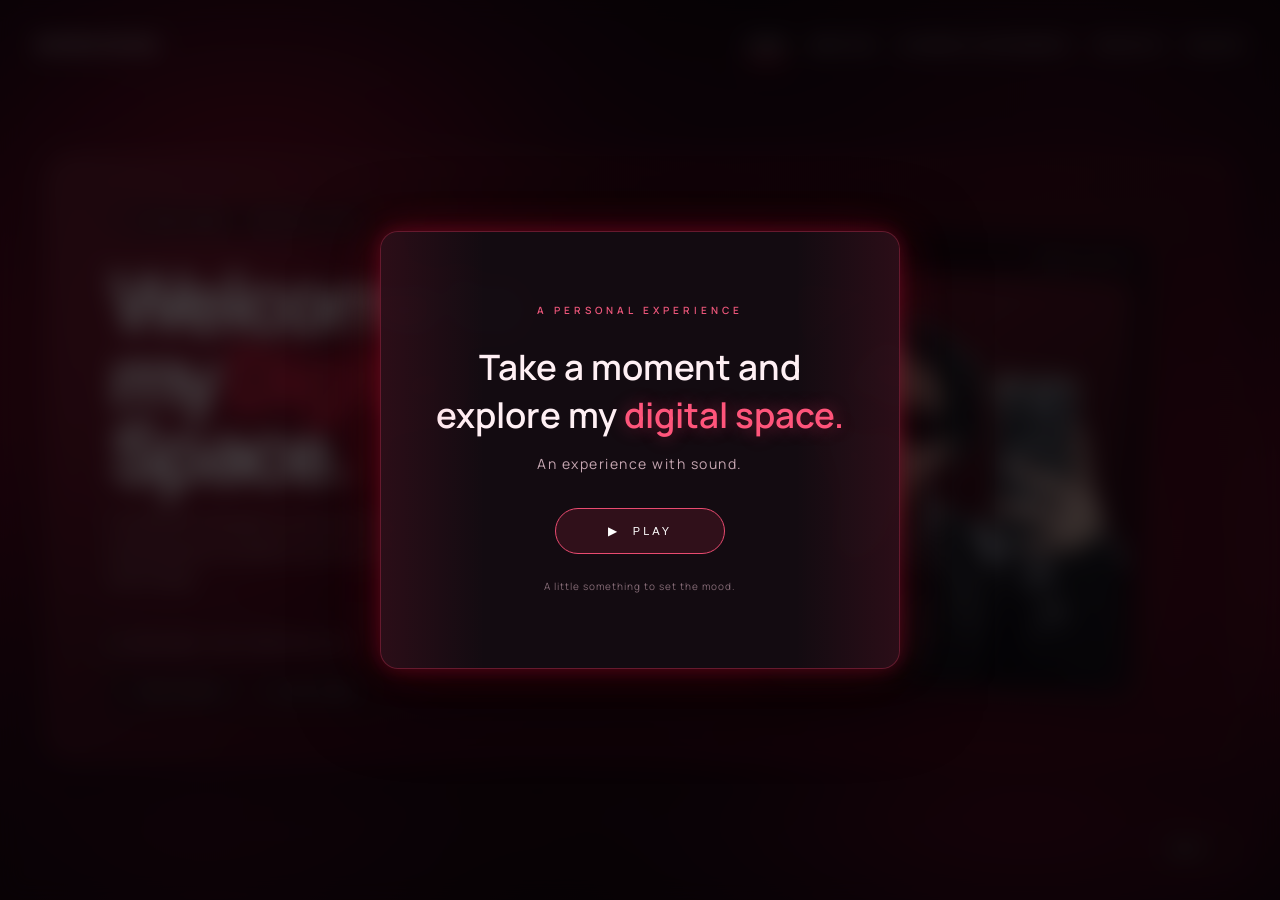
<file: index.html>
<!doctype html>
<html lang="en">
<head>
  <meta charset="UTF-8" />
  <meta name="viewport" content="width=device-width, initial-scale=1.0" />
  <title>Sheyda Palpal | Portfolio</title>
  <link rel="stylesheet" href="styles.css" />

  <style>
    html, body {
      width: 100%;
      height: 100%;
      margin: 0;
      overflow: hidden;
    }

    #portfolioFrame {
      position: fixed;
      inset: 0;
      width: 100%;
      height: 100%;
      border: 0;
      z-index: 1;
      background: transparent;
    }

    #welcomeOverlay {
      z-index: 9999;
    }
  </style>
</head>

<body>

  <iframe
    id="portfolioFrame"
    name="portfolioFrame"
    src="home.html"
    title="Sheyda Palpal Portfolio">
  </iframe>

  <div class="welcome-overlay" id="welcomeOverlay">
    <div class="welcome-card">
      <span class="welcome-label">A PERSONAL EXPERIENCE</span>

      <h2>
        Take a moment and<br />
        explore my <span>digital space.</span>
      </h2>

      <p class="welcome-subtitle">An experience with sound.</p>

      <button id="playButton" class="play-button">
        <span class="play-icon">▶</span>
        <span id="playText">PLAY</span>
      </button>

      <p class="welcome-note">A little something to set the mood.</p>
    </div>
  </div>

  <audio id="backgroundMusic" preload="auto" loop>
    <source src="./assets/into-you-x-bye.mp3" type="audio/mpeg" />
  </audio>

  <script>
    const music = document.getElementById("backgroundMusic");
    const overlay = document.getElementById("welcomeOverlay");
    const playButton = document.getElementById("playButton");
    const playText = document.getElementById("playText");

    // Check whether music was already started during this session.
    if (sessionStorage.getItem("musicStarted") === "true") {
      overlay.style.display = "none";
    }

    playButton.addEventListener("click", async () => {
      try {
        if (music.paused) {
          await music.play();
        }

        sessionStorage.setItem("musicStarted", "true");
        overlay.classList.add("closing");

      } catch (error) {
        console.error("Music error:", error);
        playText.textContent = "TRY AGAIN";
      }
    });
  </script>

</body>
</html>
</file>
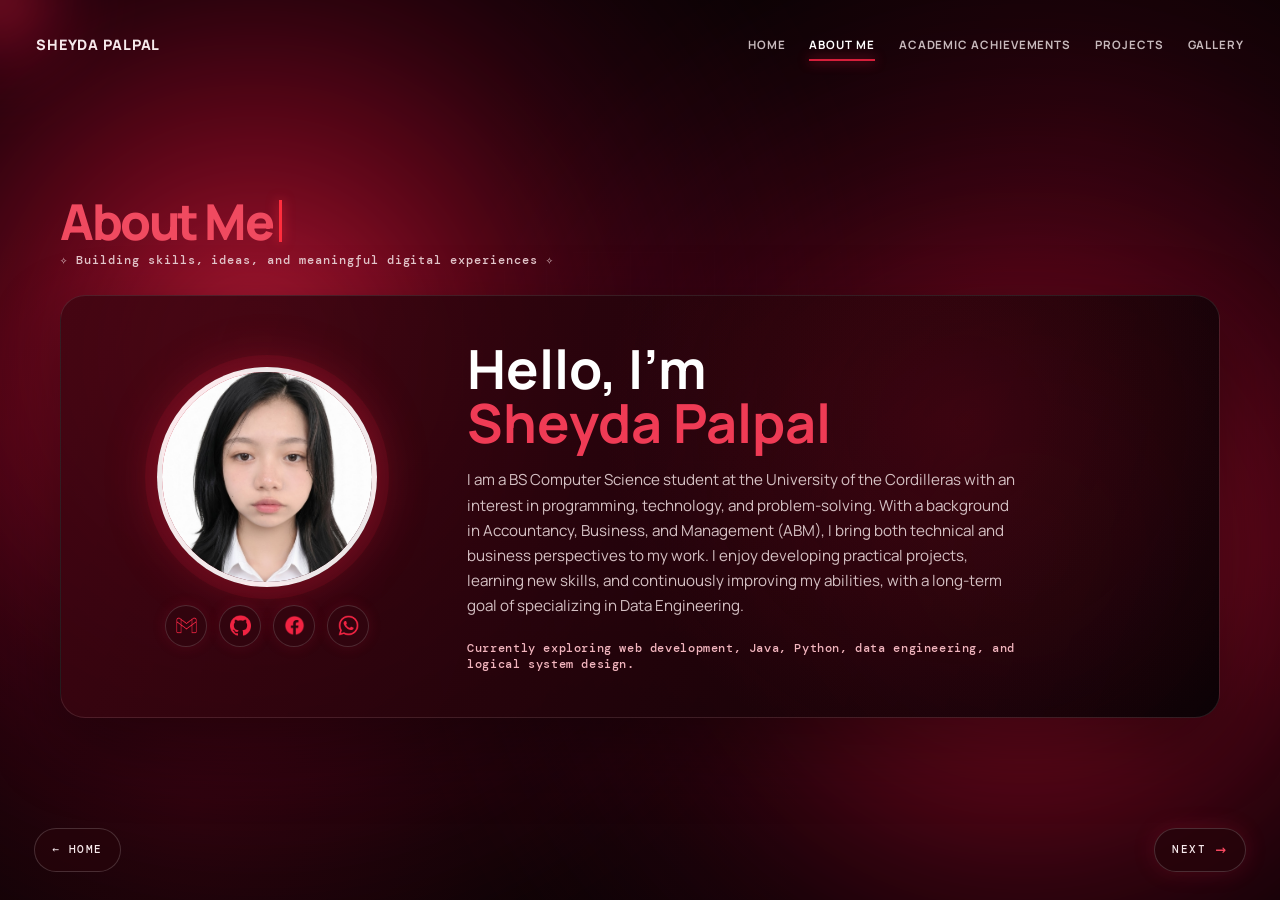
<file: about.html>
<!doctype html>
<html lang="en">
<head>
<meta charset="UTF-8" />
<meta name="viewport" content="width=device-width, initial-scale=1.0" />
<title>About Me | Sheyda Palpal</title>

<link rel="stylesheet" href="styles.css" />
</head><base target="portfolioFrame">
<body>
<div class="ambient-light light-one"></div>
<div class="ambient-light light-two"></div>
<div class="grid-overlay"></div>
<div class="cursor-light"></div>

<header class="site-nav">
    <a class="brand" href="home.html">Sheyda Palpal</a>

    <nav class="nav-links">
    <a href="home.html">Home</a>
    <a class="active" href="about.html">About Me</a>
    <a href="experience.html">Academic Achievements</a>
    <a href="projects.html">Projects</a>
    <a href="gallery.html">Gallery</a>
    </nav>
</header>

<main class="about-page">
    <div>
    <div class="about-heading">
        <h1>About Me</h1>
        <p>✧ Building skills, ideas, and meaningful digital experiences ✧</p>
    </div>

    <section class="about-card">
        <div class="about-copy">
        <h2>Hello, I’m<br /><span>Sheyda Palpal</span></h2>

        <p>
            I am a BS Computer Science student at the University of the Cordilleras with an interest in programming, technology, and problem-solving. With a background in Accountancy, Business, and Management (ABM), I bring both technical and business perspectives to my work. I enjoy developing practical projects, learning new skills, and continuously improving my abilities, with a long-term goal of specializing in Data Engineering.
        </p>

        <p class="quote">
            Currently exploring web development, Java, Python,
            data engineering, and logical system design.
        </p>
        </div>

        <div class="about-side">
<div class="about-image">
    <img src="assets/profile.jpg" alt="Sheyda Palpal" />
</div>

<div class="about-socials">
<a
    href="mailto:palpalsheyda@gmail.com"
    title="Email Me"
    aria-label="Email Me"
>
    <img src="assets/email.png" alt="" />
</a>

<a
    href="https://github.com/sheyda-dotcom"
    target="_blank"
    title="GitHub"
    aria-label="Open GitHub"
>
    <img src="assets/github.png" alt="" />
</a>

<a
    href="https://www.facebook.com/sheyda.08"
    target="_blank"
    title="Facebook"
    aria-label="Open Facebook"
>
    <img src="assets/facebook.png" alt="" />
</a>

<a
    href="https://api.whatsapp.com/send?phone=639560072978"
    target="_blank"
    title="WhatsApp"
    aria-label="Message me on WhatsApp"
>
    <img src="assets/whatsapp.png" alt="" />
</a>
</div>
</div>
    </section>
    </div>
</main>

<a class="previous-page" href="index.html">← Home</a>

<a class="next-page" href="experience.html">
    Next
    <span>→</span>
</a>

<script src="script.js"></script>
</body>
</html>
</file>
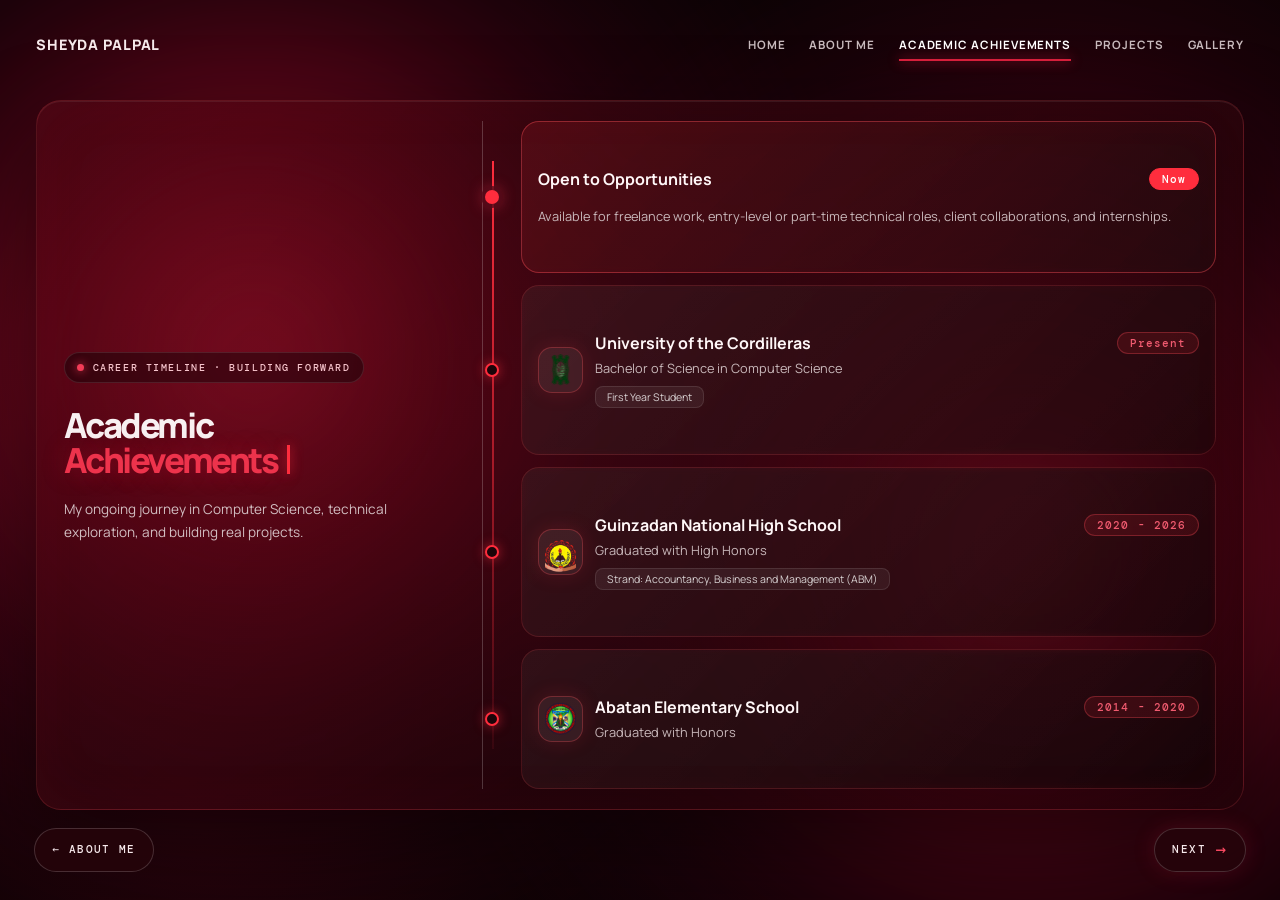
<file: experience.html>
<!doctype html>
<html lang="en">
<head>
<meta charset="UTF-8" />
<meta name="viewport" content="width=device-width, initial-scale=1.0" />
<title>Academic Achievements | Sheyda Palpal</title>

<link rel="stylesheet" href="styles.css" />
</head><base target="portfolioFrame">
<a class="previous-page" href="about.html">← About Me</a>
<a class="next-page" href="projects.html">
  Next
  <span>→</span>
</a>
<body>
<div class="ambient-light light-one"></div>
<div class="ambient-light light-two"></div>
<div class="grid-overlay"></div>
<div class="cursor-light"></div>
<header class="site-nav">
    <a class="brand" href="home.html">Sheyda Palpal</a>

    <nav class="nav-links">
<a href="home.html">Home</a>
<a href="about.html">About Me</a>
<a class="active" href="experience.html">Academic Achievements</a>
<a href="projects.html">Projects</a>
<a href="gallery.html">Gallery
</a>
    </nav>
</header>

<main class="experience-page">
    <section class="experience-card">
<div class="experience-heading">
        <span class="system">Career Timeline · Building Forward</span>

        <h1>
    Academic<br />
        <span>Achievements</span>
        </h1>

        <p>
        My ongoing journey in Computer Science, technical exploration,
        and building real projects.
        </p>
    </div>

    <div class="timeline">

  <article class="timeline-item current">
    <span class="timeline-dot"></span>
    <div class="timeline-content">
      <div class="timeline-title">
        <h2>Open to Opportunities</h2>
        <span class="timeline-year">Now</span>
      </div><p class="timeline-sub">
        Available for freelance work, entry-level or part-time technical
        roles, client collaborations, and internships.
      </p>
    </div>
  </article>

  <article class="timeline-item">
    <span class="timeline-dot"></span>
    <div class="timeline-content has-logo">
      <div class="school-logo">
        <img src="assets/uc-logo.png" alt="University of the Cordilleras logo"
            onerror="this.parentNode.classList.add('no-logo'); this.remove();" />
        <b>UC</b>
      </div>
      <div class="timeline-body">
        <div class="timeline-title">
          <h2>University of the Cordilleras</h2>
          <span class="timeline-year">Present</span>
        </div>
        <p class="timeline-sub">Bachelor of Science in Computer Science</p>
        <div class="timeline-tags"><span>First Year Student</span></div>
      </div>
    </div>
  </article>

  <article class="timeline-item">
    <span class="timeline-dot"></span>
    <div class="timeline-content has-logo">
      <div class="school-logo">
        <img src="assets/gnhs-logo.png" alt="Guinzadan National High School logo"
            onerror="this.parentNode.classList.add('no-logo'); this.remove();" />
        <b>GNHS</b>
      </div>
      <div class="timeline-body">
        <div class="timeline-title">
          <h2>Guinzadan National High School</h2>
          <span class="timeline-year">2020 - 2026</span>
        </div>
        <p class="timeline-sub">Graduated with High Honors</p>
        <div class="timeline-tags">
          <span>Strand: Accountancy, Business and Management (ABM)</span>
        </div>
      </div>
    </div>
  </article>

  <article class="timeline-item">
    <span class="timeline-dot"></span>
    <div class="timeline-content has-logo">
      <div class="school-logo">
        <img src="assets/aes-logo.png" alt="Abatan Elementary School logo"
            onerror="this.parentNode.classList.add('no-logo'); this.remove();" />
        <b>AES</b>
      </div>
      <div class="timeline-body">
        <div class="timeline-title">
          <h2>Abatan Elementary School</h2>
          <span class="timeline-year">2014 - 2020</span>
        </div>
        <p class="timeline-sub">Graduated with Honors</p>
      </div>
    </div>
  </article>
  
</div>
</file>
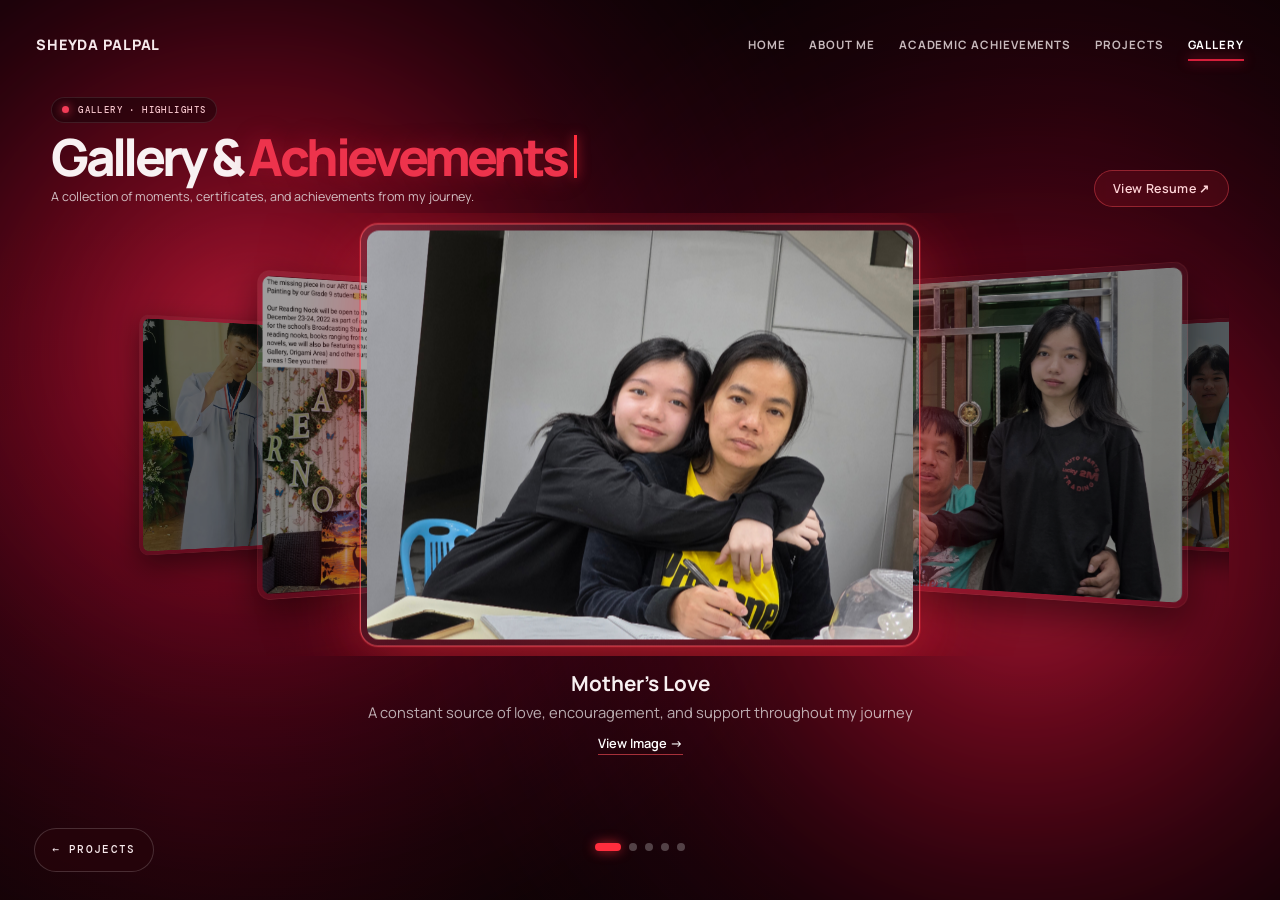
<file: gallery.html>
<!doctype html>
<html lang="en">
<head><base target="portfolioFrame">
<meta charset="UTF-8" />
<meta name="viewport" content="width=device-width, initial-scale=1.0" />
<title>Gallery &amp; Achievements | Sheyda Palpal</title>

<link rel="stylesheet" href="styles.css" />



<style>
/* ===================== GALLERY ONLY ===================== */

/* one screen, no scrolling */
html:has(.gallery-page),
html:has(.gallery-page) body {
  height: 100%;
  overflow: hidden;
}

.gallery-page {
--g-ease: cubic-bezier(.2, .7, .2, 1);
  --g-cap-h: clamp(118px, 22vh, 168px);          /* fixed caption area */
  position: fixed;                 /* always exactly the screen, whatever sits above it */
inset: 0;
z-index: 1;
margin: 0;
box-sizing: border-box;
height: auto;
min-height: 0;
overflow: hidden;
display: flex;
flex-direction: column;
justify-content: flex-start;
align-items: stretch;
padding: clamp(84px, 11vh, 112px) clamp(16px, 4vw, 64px) clamp(60px, 9vh, 84px);
  pointer-events: none;            /* empty areas let clicks through to the nav */
}
.gallery-page > * { pointer-events: auto; }

/* ---------- heading row ---------- */
.g-head {
  flex: none;
  display: flex;
  align-items: flex-end;
  justify-content: space-between;
  gap: 16px;
  width: 100%;
  max-width: 1180px;
  margin: 0 auto;
}
/* reuses your existing heading style so the font matches every page */
.gallery-page .g-head .projects-heading {
  margin: 0;
  max-width: none;
  text-align: left;
}

.g-btn {
  display: inline-flex;
  align-items: center;
  gap: 8px;
  padding: 9px 18px;
  border-radius: 999px;
  font-size: .78rem;
  font-weight: 600;
  letter-spacing: .03em;
  white-space: nowrap;
  color: #ffd3d7;
  background: rgba(255, 45, 61, .12);
  border: 1px solid rgba(255, 80, 90, .4);
  backdrop-filter: blur(5px);
  transition: background .25s, color .25s, box-shadow .25s, transform .25s;
}
.g-btn:hover {
  color: #fff;
  background: #ff2d3d;
  box-shadow: 0 8px 26px rgba(255, 45, 61, .45);
  transform: translateY(-2px);
}

/* ---------- stage: takes whatever height is left ---------- */
.g-stage {
  position: relative;
  flex: 1 1 0;
  min-height: 120px;
  width: 100%;
  max-width: 1180px;
  margin: 6px auto 0;
  perspective: 1500px;
  overflow: hidden;
  touch-action: pan-y;
  user-select: none;
}
.g-stage::after {                 /* red light on the "floor" */
  content: "";
  position: absolute;
  left: 50%;
  bottom: 2px;
  width: min(640px, 70%);
  height: 44px;
  transform: translateX(-50%);
  background: radial-gradient(ellipse at center, rgba(255, 45, 61, .45), transparent 70%);
  filter: blur(16px);
  pointer-events: none;
  z-index: 0;
}

.g-slide {
  position: absolute;
  left: 50%;
  top: 50%;
  z-index: 1;
  margin: 0;
  cursor: pointer;
  opacity: 0;                                     /* start: stacked, then fans out */
  transform: translate(-50%, -50%) scale(.6);
  transition: transform .9s var(--g-ease), filter .9s var(--g-ease), opacity .9s var(--g-ease);
  will-change: transform;
}
.g-stage.no-anim .g-slide { transition: none; }

/* the frame hugs the image: its size comes from the image's own ratio */
.g-frame {
  position: relative;
  width: 100%;
  height: 100%;
  box-sizing: border-box;
  padding: 6px;
  border-radius: 18px;
  background: linear-gradient(145deg, rgba(255, 255, 255, .1), rgba(255, 255, 255, .02));
  border: 1px solid rgba(255, 80, 90, .28);
  box-shadow: 0 18px 50px rgba(0, 0, 0, .5);
  transition: border-color .9s, box-shadow .9s;
}
.g-slide.is-active .g-frame {
  border-color: rgba(255, 90, 100, .75);
  box-shadow: 0 0 0 1px rgba(255, 45, 61, .25),
              0 24px 70px rgba(255, 45, 61, .38),
              0 0 120px rgba(255, 45, 61, .16);
}
.g-frame img {
  display: block;
  width: 100%;
  height: 100%;
  object-fit: contain;            /* never crops or stretches your image */
  border-radius: 12px;
  background: rgba(0, 0, 0, .35);
  pointer-events: none;
}

/* ---------- "put your image here" marker ---------- */
.g-ph {
  display: none;
  position: absolute;
  inset: 6px;
  flex-direction: column;
  align-items: center;
  justify-content: center;
  gap: 6px;
  padding: 10px;
  text-align: center;
  color: #ffb3b9;
  border-radius: 12px;
  border: 1.5px dashed rgba(255, 110, 120, .55);
  background:
    repeating-linear-gradient(45deg, rgba(255, 45, 61, .07) 0 12px, transparent 12px 24px),
    rgba(20, 4, 8, .72);
}
.g-ph b    { font-size: 1rem; letter-spacing: .12em; }
.g-ph span { font: .68rem/1.3 Consolas, monospace; opacity: .75; word-break: break-all; }
.g-slide.is-empty .g-ph { display: flex; }
.g-slide.is-empty img   { display: none; }

.g-slide figcaption { display: none; }       /* shown in the caption panel instead */

/* ---------- caption panel: fixed height, text can never push the page ---------- */
.g-caption {
  flex: none;
  box-sizing: border-box;
  width: 100%;
  max-width: 720px;
  height: var(--g-cap-h);
  margin: 6px auto 0;
  overflow: hidden;
  text-align: center;
}
.g-caption h2,
.g-caption p {
  display: -webkit-box;
  -webkit-box-orient: vertical;
  overflow: hidden;
}
.g-caption h2 {
  -webkit-line-clamp: 2;
  margin: 0 0 6px;
  font-size: clamp(1rem, 2.3vh, 1.3rem);
  line-height: 1.2;
}
.g-caption p {
  -webkit-line-clamp: 3;
  margin: 0 auto 8px;
  font-size: clamp(.78rem, 1.75vh, .92rem);
  line-height: 1.5;
  color: rgba(255, 255, 255, .68);
}
.g-link {
  display: inline-block;
  padding-bottom: 2px;
  font-size: .8rem;
  font-weight: 600;
  color: #fff;
  border-bottom: 1px solid rgba(255, 80, 90, .6);
  transition: color .25s, border-color .25s;
}
.g-link:hover { color: #ff6b78; border-color: #ff6b78; }
.g-link[hidden] { display: none; }

.g-caption.swap > * { animation: g-swap .65s var(--g-ease) both; }
.g-caption.swap > :nth-child(2) { animation-delay: .06s; }
.g-caption.swap > :nth-child(3) { animation-delay: .12s; }
@keyframes g-swap {
  from { opacity: 0; transform: translateY(12px); }
  to   { opacity: 1; transform: none; }
}

/* ---------- dots ---------- */
.g-dots { flex: none; display: flex; justify-content: center; gap: 8px; margin-top: 8px; }
.g-dots button {
  width: 8px;
  height: 8px;
  padding: 0;
  border: 0;
  border-radius: 99px;
  background: rgba(255, 255, 255, .25);
  cursor: pointer;
  transition: width .4s var(--g-ease), background .3s;
}
.g-dots button:hover { background: rgba(255, 255, 255, .5); }
.g-dots button.on    { width: 26px; background: #ff2d3d; box-shadow: 0 0 12px rgba(255, 45, 61, .7); }
.g-dots button:focus-visible,
.g-slide:focus-visible { outline: 2px solid #ff6b78; outline-offset: 3px; }

/* ---------- small screens: drop the extras so everything still fits ---------- */
@media (max-width: 700px) {
  .gallery-page .g-head p { display: none; }
  .g-btn { padding: 7px 13px; font-size: .72rem; }
}
@media (max-height: 560px) {
  .gallery-page .g-head p,
  .gallery-page .g-head .system { display: none; }
}
@media (prefers-reduced-motion: reduce) {
  .g-slide { transition-duration: .01s; }
  .g-caption.swap > * { animation: none; }
}
</style>
</head>

<body>
<!-- same moving lights as every other page -->
<div class="ambient-light light-one"></div>
<div class="ambient-light light-two"></div>
<div class="grid-overlay"></div>
<div class="cursor-light"></div>

<header class="site-nav">
  <a class="brand" href="home.html">Sheyda Palpal</a>

  <nav class="nav-links">
    <a href="home.html">Home</a>
    <a href="about.html">About Me</a>
    <a href="experience.html">Academic Achievements</a>
    <a href="projects.html">Projects</a>
    <a class="active" href="gallery.html">Gallery</a>
  </nav>
</header>

<main class="gallery-page">

  <div class="g-head">
    <div class="projects-heading">
    <span class="system">Gallery · Highlights</span>
    <h1>Gallery &amp; <span>Achievements</span></h1>
    <p>A collection of moments, certificates, and achievements from my journey.</p>
    </div>

    <a class="g-btn" href="assets/sheyda_palpal_resume.pdf" target="_blank">View Resume ↗</a>
</div>

<!-- ================= CAROUSEL ================= -->
<section class="g-stage" aria-roledescription="carousel" aria-label="Gallery and achievements">

    <!-- ═══════════ SLIDE 1 ═══════════ -->
    <figure class="g-slide">
    <div class="g-frame">
        <!-- ▼ IMAGE 1 — change the file name (any size or shape works) -->
        <img src="assets/image-1.jpg" alt="Describe image 1" />
        <div class="g-ph"><b>IMAGE 1</b><span>assets/image-1.jpg</span></div>
    </div>
    <figcaption>
        <!-- ▼ CAPTION 1 — title, then text -->
        <h2>Mother's Love</h2>
        <p>A constant source of love, encouragement, and support throughout my journey</p>
    </figcaption>
    </figure>

    <!-- ═══════════ SLIDE 2 ═══════════ -->
    <figure class="g-slide">
    <div class="g-frame">
        <!-- ▼ IMAGE 2 -->
        <img src="assets/image-2.jpg" alt="Describe image 2" />
        <div class="g-ph"><b>IMAGE 2</b><span>assets/image-2.jpg</span></div>
    </div>
    <figcaption>
        <!-- ▼ CAPTION 2 -->
        <h2>Father's Pride</h2>
        <p> A meaningful moment of gratitude and appreciation for the guidance and sacrifices that helped shape me</p>
    </figcaption>
    </figure>

    <!-- ═══════════ SLIDE 3 ═══════════ -->
    <figure class="g-slide">
    <div class="g-frame">
        <!-- ▼ IMAGE 3 -->
        <img src="assets/image-3.jpg" alt="Describe image 3" />
        <div class="g-ph"><b>IMAGE 3</b><span>assets/image-3.jpg</span></div>
    </div>
    <figcaption>
        <!-- ▼ CAPTION 3 -->
        <h2>Graduation Day</h2>
        <p>Graduated with high honors under the Accountancy, Business, and Management strand and received the Outstanding Performance During Work Immersion Award. Combining a foundation in business, accounting, and management with developing technical skills in Computer Science, allowing me to contribute to both technical and business-oriented tasks.</p>
    </figcaption>
    </figure>

    <!-- ═══════════ SLIDE 4 ═══════════ -->
    <figure class="g-slide">
    <div class="g-frame">
        <!-- ▼ IMAGE 4 -->
        <img src="assets/image-4.jpg" alt="Describe image 4" />
        <div class="g-ph"><b>IMAGE 4</b><span>assets/image-4.jpg</span></div>
    </div>
    <figcaption>
        <!-- ▼ CAPTION 4 -->
        <h2>Junior High School Moving Up</h2>
        <p>Finished with High Honors, Best in MUSIC, and Best in ARTS</p>
    </figcaption>
    </figure>

    <!-- ═══════════ SLIDE 5 ═══════════ -->
    <figure class="g-slide">
    <div class="g-frame">
        <!-- ▼ IMAGE 5 -->
        <img src="assets/image-5.jpg" alt="Describe image 5" />
        <div class="g-ph"><b>IMAGE 5</b><span>assets/image-5.jpg</span></div>
    </div>
    <figcaption>
        <!-- ▼ CAPTION 5 -->
        <h2>Artistic Recognition</h2>
        <p>Selected by the school to create an original painting in recognition of my previous artworks</p>
    </figcaption>
    </figure>


</section>

<!-- caption of the active slide appears here -->
<div class="g-caption" aria-live="polite">
    <h2></h2>
    <p></p>
    <a class="g-link" href="#" target="_blank" hidden>View Image →</a>
</div>

<div class="g-dots" role="tablist" aria-label="Choose a slide"></div>
</main>

<a class="previous-page" href="projects.html">← Projects</a>
<script src="script.js"></script>

<script>
(() => {
  const stage  = document.querySelector('.g-stage');
  const slides = [...stage.querySelectorAll('.g-slide')];
  const cap    = document.querySelector('.g-caption');
  const capH   = cap.querySelector('h2');
  const capP   = cap.querySelector('p');
  const capA   = cap.querySelector('.g-link');
  const dotBox = document.querySelector('.g-dots');
  const n      = slides.length;
  const PAD    = 12;                 // frame padding (6px each side)

  let index = 0, ready = false, dragged = false;

  /* ---------- dots ---------- */
  const dots = slides.map((_, i) => {
    const b = document.createElement('button');
    b.type = 'button';
    b.setAttribute('aria-label', 'Show slide ' + (i + 1));
    b.addEventListener('click', () => go(i));
    dotBox.appendChild(b);
    return b;
  });

  /* ---------- size every frame to the space available + its own image ratio ---------- */
  function sizeAll() {
    const R = parseFloat(getComputedStyle(document.documentElement).fontSize) / 16;
    const baseH = Math.max(100, Math.min(640 * R, stage.clientHeight - 20 * R));
    const maxW  = Math.min(stage.clientWidth * (innerWidth < 700 ? 0.78 : 0.64), 960 * R);

    slides.forEach((s) => {
      const ar = +s.dataset.ar || 1.6;
      let ih = baseH - PAD, iw = ih * ar;
      if (iw > maxW) { iw = maxW; ih = iw / ar; }       // very wide image → shrink, keep ratio
      s.style.width  = (iw + PAD) + 'px';
      s.style.height = (ih + PAD) + 'px';
    });
  }

  /* ---------- 3D layout ---------- */
  const scaleOf = (a) => Math.max(0.5, 1 - 0.2 * a);

  function layout(instant) {
    if (instant) stage.classList.add('no-anim');

    const items = slides.map((s, i) => {
      let d = i - index;
      if (d > n / 2) d -= n; else if (d < -n / 2) d += n;
      return { s, d, a: Math.abs(d) };
    }).sort((p, q) => p.a - q.a);

    // stack neighbours outward, each tucked partly behind the one before it
    let edgeR = items[0].s.offsetWidth / 2;
    let edgeL = -edgeR;

    items.forEach((o) => {
      let x = 0;
      if (o.a > 0) {
        const w  = o.s.offsetWidth * scaleOf(o.a);
        const ov = o.a === 1 ? 0.34 : 0.5;
        if (o.d > 0) { x = edgeR - w * ov + w / 2; edgeR = x + w / 2; }
        else         { x = edgeL + w * ov - w / 2; edgeL = x - w / 2; }
      }

      const rot    = o.a === 0 ? 0 : (o.d > 0 ? -1 : 1) * (36 + (o.a - 1) * 6);
      const hidden = o.a > 2.5;
      const dim    = o.a === 0 ? 1 : Math.max(0.28, 0.62 - 0.2 * (o.a - 1));

      // a card that jumps from one side to the other must not fly across the stage
      if (o.s._d !== undefined && Math.abs(o.d - o.s._d) > 1.5) {
        o.s.style.transition = 'none';
        void o.s.offsetWidth;
        o.s.style.transition = '';
      }
      o.s._d = o.d;

      o.s.style.transform =
        `translate(-50%, -50%) translate3d(${x}px, 0, ${-o.a * 90}px) rotateY(${rot}deg) scale(${scaleOf(o.a)})`;
      o.s.style.opacity       = hidden ? 0 : 1;
      o.s.style.filter        = `brightness(${dim}) saturate(${o.a ? 0.85 : 1})`;
      o.s.style.zIndex        = 10 - o.a;
      o.s.style.pointerEvents = hidden ? 'none' : 'auto';
      o.s.classList.toggle('is-active', o.a === 0);
      o.s.setAttribute('aria-hidden', o.a === 0 ? 'false' : 'true');
    });

    if (instant) { void stage.offsetWidth; stage.classList.remove('no-anim'); }
  }

  /* ---------- caption ---------- */
  function showCaption() {
    const s   = slides[index];
    const img = s.querySelector('img');
    capH.textContent = s.querySelector('figcaption h2').textContent;
    capP.textContent = s.querySelector('figcaption p').textContent;

    const href = s.dataset.href || (s.classList.contains('is-empty') ? '' : img.currentSrc || img.src);
    capA.hidden = !href;
    if (href) capA.href = href;

    cap.classList.remove('swap');
    void cap.offsetWidth;
    cap.classList.add('swap');

    dots.forEach((d, i) => d.classList.toggle('on', i === index));
  }

  /* slides change ONLY when you click, swipe, press ← → or use the dots (no autoplay) */
  function go(i) {
    index = (i + n) % n;
    layout(false);
    showCaption();
  }

  /* ---------- click, keys, swipe ---------- */
  slides.forEach((s, i) => {
    s.tabIndex = 0;
    s.addEventListener('click', () => { if (!dragged) go(i); });
    s.addEventListener('keydown', (e) => { if (e.key === 'Enter' || e.key === ' ') { e.preventDefault(); go(i); } });
  });
  addEventListener('keydown', (e) => {
    if (e.key === 'ArrowRight') go(index + 1);
    if (e.key === 'ArrowLeft')  go(index - 1);
  });

  let startX = 0;
  stage.addEventListener('pointerdown', (e) => { startX = e.clientX; dragged = false; });
  stage.addEventListener('pointerup', (e) => {
    const dx = e.clientX - startX;
    if (Math.abs(dx) > 50) { dragged = true; go(index + (dx < 0 ? 1 : -1)); }
  });

  /* ---------- images: read real size, show marker if missing ---------- */
  slides.forEach((s) => {
    const img = s.querySelector('img');
    const done = () => {
      if (img.naturalWidth) { s.dataset.ar = img.naturalWidth / img.naturalHeight; s.classList.remove('is-empty'); }
      else { s.dataset.ar = 1.6; s.classList.add('is-empty'); }
      sizeAll();
      if (ready) { layout(true); showCaption(); }
    };
    if (img.complete) done();
    else { img.addEventListener('load', done); img.addEventListener('error', done); }
  });

  /* re-fit whenever the available space changes (resize, zoom, fonts loading) */
  new ResizeObserver(() => { sizeAll(); if (ready) layout(true); }).observe(stage);

  /* ---------- start: fan out from the middle ---------- */
  sizeAll();
  showCaption();
  setTimeout(() => {
    ready = true;
    layout(false);
  }, 250);
})();
</script>
</body>
</html>
</file>
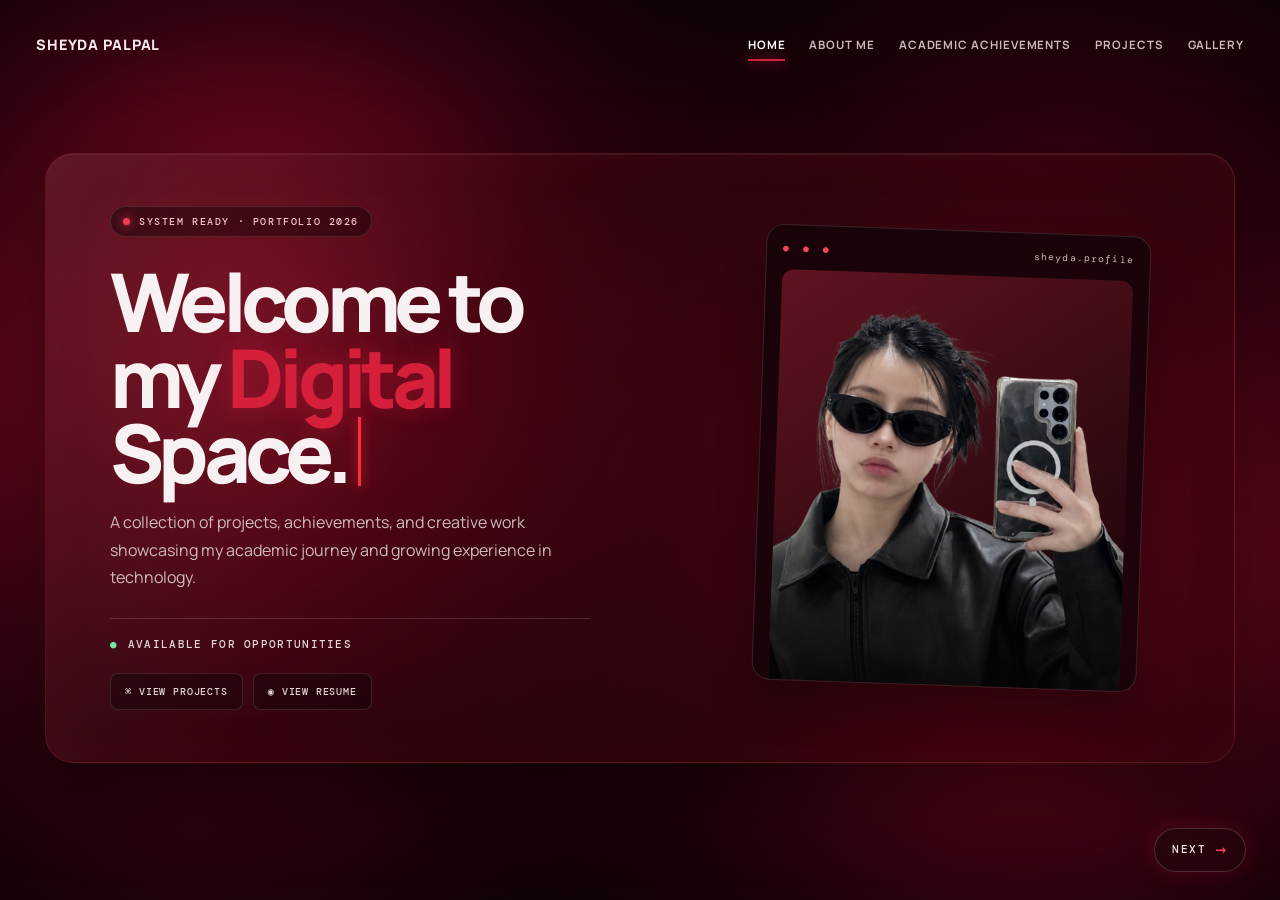
<file: home.html>
<!doctype html>
<html lang="en">
<head>
  <meta charset="UTF-8" />
  <meta name="viewport" content="width=device-width, initial-scale=1.0" />
  <title>Sheyda Palpal | Portfolio</title>
  <link rel="stylesheet" href="styles.css" />
</head><base target="portfolioFrame">

<body>
  <!-- Moving red background lights -->
  <div class="ambient-light light-one"></div>
  <div class="ambient-light light-two"></div>
  <div class="grid-overlay"></div>
  <div class="cursor-light"></div>

  

  <!-- Navigation -->
  <header class="site-nav">
    <a class="brand" href="home.html">Sheyda Palpal</a>

    <nav class="nav-links">
      <a class="active" href="home.html">Home</a>
      <a href="about.html">About Me</a>
      <a href="experience.html">Academic Achievements</a>
      <a href="projects.html">Projects</a>
      <a href="gallery.html">Gallery</a>
    </nav>
  </header>

  <!-- Home content -->
  <main class="home">
    <section class="hero-card">
      <div class="intro">
        <span class="system">System Ready · Portfolio 2026</span>

        <h1>
          Welcome to<br />
          my <span>Digital</span><br />
          Space.
        </h1>

        <p>
          A collection of projects, achievements, and creative work
          showcasing my academic journey and growing experience in technology.
        </p>

        <div class="status">
          <b>●</b>
          Available for opportunities
        </div>

        <div class="quick-links">
          <a href="projects.html">⌘ View Projects</a>

          <a href="assets/sheyda_palpal_resume.pdf" target="_blank">
            ◉ View Resume
          </a>
        </div>
      </div>

      <div class="visual">
        <div class="code-card">
          <div class="code-bar">
            <span class="dots">● ● ●</span>
            <span>sheyda.profile</span>
          </div>

          <div class="profile-wrap">
            <img src="assets/profile.png" alt="Sheyda Palpal" />
          </div>
        </div>
      </div>
    </section>
  </main>

  <a class="next-page" href="about.html">
    Next
    <span>→</span>
  </a>


<!-- JavaScript -->
<script src="script.js"></script>

</body>
</html>
</file>
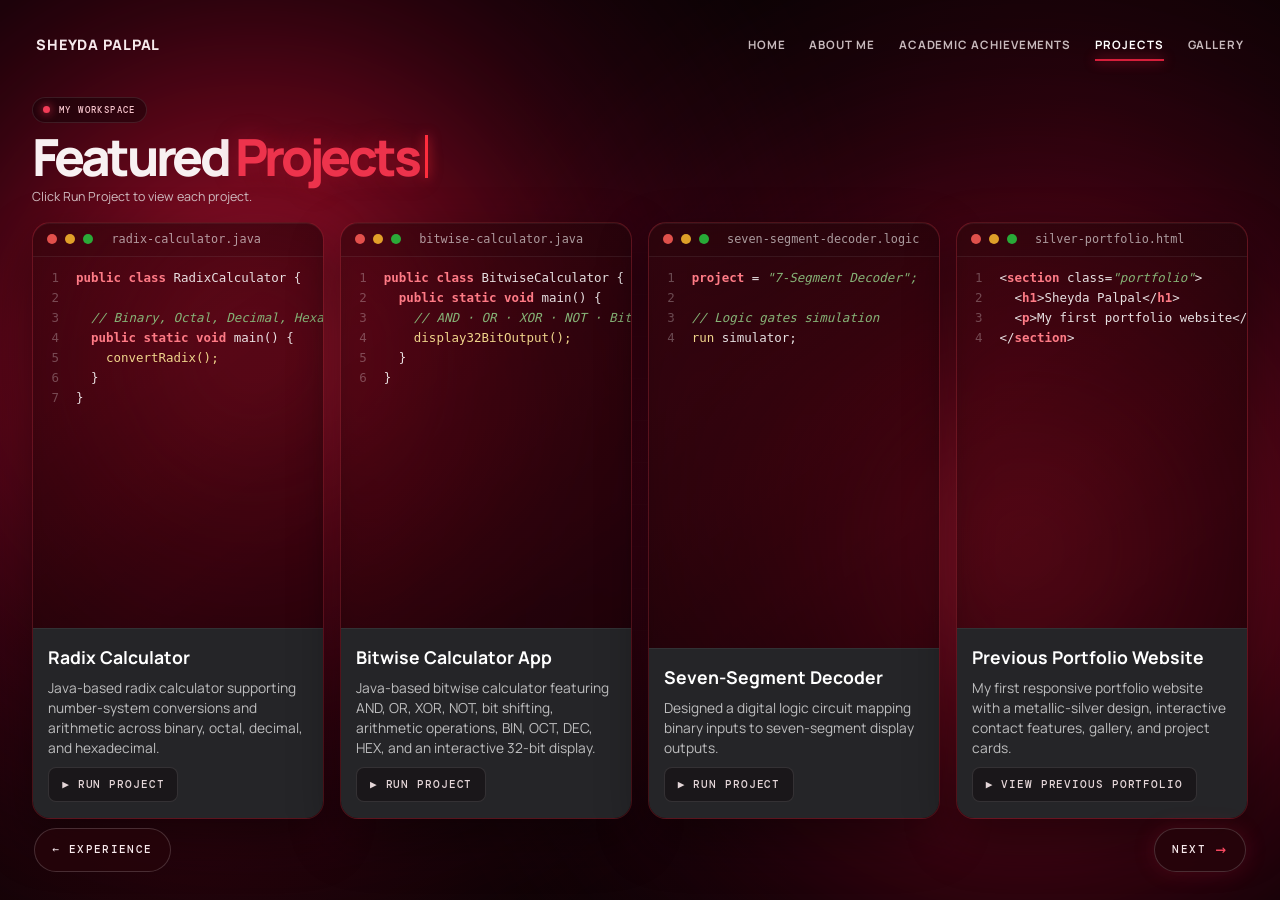
<file: projects.html>
<!doctype html>
<html lang="en">
<head>
  <meta charset="UTF-8" />
  <meta name="viewport" content="width=device-width, initial-scale=1.0" />
  <title>Projects | Sheyda Palpal</title>

  <link rel="stylesheet" href="styles.css" />
</head><base target="portfolioFrame">

<body>
<div class="ambient-light light-one"></div>
<div class="ambient-light light-two"></div>
<div class="grid-overlay"></div>
<div class="cursor-light"></div>

  <header class="site-nav">
    <a class="brand" href="home.html">Sheyda Palpal</a>

    <nav class="nav-links">
      <a href="home.html">Home</a>
      <a href="about.html">About Me</a>
      <a href="experience.html">Academic Achievements</a>
      <a class="active" href="projects.html">Projects</a>
      <a href="gallery.html">Gallery</a>
    </nav>
  </header>

  <main class="projects-page">
    <div class="projects-heading">
      <span class="system">My Workspace</span>

      <h1>Featured <span>Projects</span></h1>

      <p>Click Run Project to view each project.</p>
    </div>

    <section class="workspace-project-grid">
      <!-- RADIX CALCULATOR -->
      <article class="workspace-project">
        <div class="workspace-project-bar">
          <span class="workspace-dots">● ● ●</span>
          <span>radix-calculator.java</span>
        </div>

        <div class="inline-code">
          <p><span>1</span><code><b>public class</b> RadixCalculator {</code></p>
          <p><span>2</span><code></code></p>
          <p><span>3</span><code>  <i>// Binary, Octal, Decimal, Hexadecimal</i></code></p>
          <p><span>4</span><code>  <b>public static void</b> main() {</code></p>
          <p><span>5</span><code>    <em>convertRadix();</em></code></p>
          <p><span>6</span><code>  }</code></p>
          <p><span>7</span><code>}</code></p>
        </div>

        <div class="workspace-project-info">
          <h2>Radix Calculator</h2>

          <p>
            Java-based radix calculator supporting number-system conversions
            and arithmetic across binary, octal, decimal, and hexadecimal.
          </p>

          <a
            class="run-project"
            href="https://github.com/sheyda-dotcom/radix-calculator"
            target="_blank"
          >
            ▶ Run Project
          </a>
        </div>
      </article>

      <!-- BITWISE CALCULATOR -->
      <article class="workspace-project">
        <div class="workspace-project-bar">
          <span class="workspace-dots">● ● ●</span>
          <span>bitwise-calculator.java</span>
        </div>

        <div class="inline-code">
          <p><span>1</span><code><b>public class</b> BitwiseCalculator {</code></p>
          <p><span>2</span><code>  <b>public static void</b> main() {</code></p>
          <p><span>3</span><code>    <i>// AND · OR · XOR · NOT · Bit Shift</i></code></p>
          <p><span>4</span><code>    <em>display32BitOutput();</em></code></p>
          <p><span>5</span><code>  }</code></p>
          <p><span>6</span><code>}</code></p>
        </div>

        <div class="workspace-project-info">
          <h2>Bitwise Calculator App</h2>

          <p>
            Java-based bitwise calculator featuring AND, OR, XOR, NOT,
            bit shifting, arithmetic operations, BIN, OCT, DEC, HEX,
            and an interactive 32-bit display.
          </p>

          <a
            class="run-project"
            href="https://github.com/sheyda-dotcom/Bitwise-Calculator-App"
            target="_blank"
          >
            ▶ Run Project
          </a>
        </div>
      </article>

      <!-- SEVEN-SEGMENT DECODER -->
      <article class="workspace-project">
        <div class="workspace-project-bar">
          <span class="workspace-dots">● ● ●</span>
          <span>seven-segment-decoder.logic</span>
        </div>

        <div class="inline-code">
          <p><span>1</span><code><b>project</b> = <i>"7-Segment Decoder";</i></code></p>
          <p><span>2</span><code></code></p>
          <p><span>3</span><code><i>// Logic gates simulation</i></code></p>
          <p><span>4</span><code><em>run</em> simulator;</code></p>
        </div>

        <div class="workspace-project-info">
          <h2>Seven-Segment Decoder</h2>

          <p>
            Designed a digital logic circuit mapping binary inputs to
            seven-segment display outputs.
          </p>

          <a
            class="run-project"
            href="https://circuitverse.org/users/467339/projects/7-segment-decoder-using-logic-gates-c717ff4d-bdfa-4697-bca6-328e04b3ad67/simulator/edit"
            target="_blank"
          >
            ▶ Run Project
          </a>
        </div>
      </article>

      <!-- PREVIOUS PORTFOLIO -->
      <article class="workspace-project">
        <div class="workspace-project-bar">
          <span class="workspace-dots">● ● ●</span>
          <span>silver-portfolio.html</span>
        </div>

        <div class="inline-code">
          <p><span>1</span><code>&lt;<b>section</b> class=<i>"portfolio"</i>&gt;</code></p>
          <p><span>2</span><code>  &lt;<b>h1</b>&gt;Sheyda Palpal&lt;/<b>h1</b>&gt;</code></p>
          <p><span>3</span><code>  &lt;<b>p</b>&gt;My first portfolio website&lt;/<b>p</b>&gt;</code></p>
          <p><span>4</span><code>&lt;/<b>section</b>&gt;</code></p>
        </div>

        <div class="workspace-project-info">
          <h2>Previous Portfolio Website</h2>

          <p>
            My first responsive portfolio website with a metallic-silver
            design, interactive contact features, gallery, and project cards.
          </p>

          <a
            class="run-project"
            href="https://sheyda-dotcom.github.io/my-portfolio/"
            target="_blank"
          >
            ▶ View Previous Portfolio
          </a>
        </div>
      </article>
    </section>
  </main>

  <a class="previous-page" href="experience.html">← Experience</a>

  <a class="next-page" href="gallery.html">
    Next
    <span>→</span>
  </a>

  <script src="script.js"></script>
</body>
</html>
</file>
<file: styles.css>
@import url("https://fonts.googleapis.com/css2?family=DM+Mono:wght@400;500&family=Manrope:wght@400;500;600;700;800&display=swap");

:root {
  --red: #d61f3b;
  --bright-red: #f23c57;
  --black: #030203;
  --white: #f8f1f2;
  --muted: #cdbbbe;
}

* {
  box-sizing: border-box;
}

html {
  background: var(--black);
}

body {
  min-width: 320px;
  min-height: 100vh;
  margin: 0;
  overflow: hidden;
  color: var(--white);
  font-family: "Manrope", Arial, sans-serif;
  background:
    radial-gradient(circle at 15% 90%, #1d0309, transparent 45%),
    radial-gradient(circle at 85% 15%, #170207, transparent 45%),
    var(--black);
}

a {
  color: inherit;
  text-decoration: none;
}

/* BACKGROUND ANIMATIONS */

.ambient-light {
  position: fixed;
  z-index: 0;
  width: 1150px;
  height: 1150px;
  pointer-events: none;
  background: radial-gradient(
    circle,
    rgba(255, 34, 73, 0.78) 0%,
    rgba(204, 8, 46, 0.54) 24%,
    rgba(125, 0, 30, 0.32) 46%,
    rgba(75, 0, 18, 0.16) 62%,
    transparent 78%
  );
  filter: blur(42px);
  border-radius: 50%;
  mix-blend-mode: screen;
}

.light-one {
  top: -25%;
  left: -25%;
  opacity: 0.9;
  animation: orbit-one 18s linear infinite;
  animation-delay: -5s;
}

.light-two {
  right: -25%;
  bottom: -25%;
  opacity: 0.82;
  animation: orbit-two 22s linear infinite;
  animation-delay: -10s;
}

@keyframes orbit-one {
  0% {
    transform: translate(-120px, -80px) scale(0.9);
    opacity: 0.58;
  }

  25% {
    transform: translate(800px, -80px) scale(1.13);
    opacity: 0.92;
  }

  50% {
    transform: translate(850px, 600px) scale(0.98);
    opacity: 0.68;
  }

  75% {
    transform: translate(-120px, 650px) scale(1.1);
    opacity: 0.86;
  }

  100% {
    transform: translate(-120px, -80px) scale(0.9);
    opacity: 0.58;
  }
}

@keyframes orbit-two {
  0% {
    transform: translate(100px, 100px) scale(1);
    opacity: 0.65;
  }

  25% {
    transform: translate(-750px, 120px) scale(1.12);
    opacity: 0.86;
  }

  50% {
    transform: translate(-820px, -620px) scale(0.95);
    opacity: 0.62;
  }

  75% {
    transform: translate(80px, -650px) scale(1.08);
    opacity: 0.82;
  }

  100% {
    transform: translate(100px, 100px) scale(1);
    opacity: 0.65;
  }
}

.grid-overlay {
  position: fixed;
  z-index: 0;
  inset: 0;
  pointer-events: none;
  opacity: 0.17;
  background-image:
    linear-gradient(rgba(255, 255, 255, 0.08) 1px, transparent 1px),
    linear-gradient(90deg, rgba(255, 255, 255, 0.08) 1px, transparent 1px);
  background-size: 42px 42px;
  mask-image: radial-gradient(ellipse at center, black, transparent 75%);
}

/* NAVIGATION */

.site-nav {
  position: relative;
  z-index: 2;
  display: flex;
  align-items: center;
  justify-content: space-between;
  width: min(1360px, calc(100% - 72px));
  height: 88px;
  margin: auto;
}

.brand {
  color: #f6e9eb;
  font-size: 0.9rem;
  font-weight: 800;
  letter-spacing: 0.06em;
  text-transform: uppercase;
}

.nav-links {
  display: flex;
  gap: 24px;
  align-items: center;
}

.nav-links a {
  position: relative;
  color: #c7b9bc;
  font-size: 0.72rem;
  font-weight: 700;
  letter-spacing: 0.08em;
  text-transform: uppercase;
  transition: color 0.2s ease;
}

.nav-links a:hover,
.nav-links a.active {
  color: white;
}

.nav-links a.active::after {
  position: absolute;
  right: 0;
  bottom: -9px;
  left: 0;
  height: 2px;
  content: "";
  background: var(--red);
  box-shadow: 0 0 12px var(--red);
}

/* HERO */

.home {
  position: relative;
  z-index: 1;
  display: grid;
  width: min(1190px, calc(100% - 72px));
  min-height: calc(100vh - 118px);
  margin: 0 auto 30px;
  place-items: center;
}

.hero-card {
  position: relative;
  display: grid;
  grid-template-columns: 1.05fr 0.95fr;
  width: 100%;
  min-height: 610px;
  overflow: hidden;
  background:
    radial-gradient(
      circle at 75% 30%,
      rgba(133, 10, 32, 0.26),
      transparent 42%
    ),
    linear-gradient(
      110deg,
      rgba(57, 5, 15, 0.92),
      rgba(10, 2, 5, 0.96)
    );
  border: 1px solid rgba(255, 255, 255, 0.1);
  border-radius: 28px;
  box-shadow:
    0 30px 80px rgba(0, 0, 0, 0.48),
    inset 0 1px rgba(255, 255, 255, 0.09);
  backdrop-filter: blur(18px);
}

.hero-card::after {
  position: absolute;
  inset: 0;
  content: "";
  pointer-events: none;
  background: linear-gradient(
    120deg,
    rgba(255, 255, 255, 0.07),
    transparent 35%,
    rgba(190, 17, 45, 0.1)
  );
}

.intro {
  position: relative;
  z-index: 1;
  align-self: center;
  padding: 72px;
}

.system {
  display: inline-flex;
  gap: 9px;
  align-items: center;
  padding: 8px 12px;
  color: #f7c5cd;
  font: 500 0.62rem "DM Mono", monospace;
  letter-spacing: 0.16em;
  text-transform: uppercase;
  background: rgba(10, 4, 6, 0.42);
  border: 1px solid rgba(255, 255, 255, 0.1);
  border-radius: 999px;
}

.system::before {
  width: 7px;
  height: 7px;
  content: "";
  background: var(--bright-red);
  border-radius: 50%;
  box-shadow: 0 0 10px var(--bright-red);
}

h1 {
  margin: 28px 0 18px;
  font-size: clamp(3.3rem, 6.6vw, 6.2rem);
  font-weight: 800;
  letter-spacing: -0.07em;
  line-height: 0.93;
}

h1 span {
  color: var(--red);
  text-shadow: 0 0 24px rgba(214, 31, 59, 0.38);
}

.intro p {
  max-width: 500px;
  margin: 0;
  color: var(--muted);
  font-size: clamp(0.9rem, 1.25vw, 1.08rem);
  line-height: 1.75;
}

.status {
  display: flex;
  gap: 10px;
  align-items: center;
  max-width: 480px;
  margin: 32px 0 22px;
  padding-top: 18px;
  color: #e4d5d7;
  font: 500 0.68rem "DM Mono", monospace;
  letter-spacing: 0.12em;
  text-transform: uppercase;
  border-top: 1px solid rgba(255, 255, 255, 0.15);
}

.status b {
  color: #79e5a3;
}

.quick-links {
  display: flex;
  flex-wrap: wrap;
  gap: 10px;
}

.quick-links a {
  padding: 11px 14px;
  color: #e4d6d8;
  font: 500 0.65rem "DM Mono", monospace;
  letter-spacing: 0.08em;
  text-transform: uppercase;
  background: rgba(13, 4, 6, 0.38);
  border: 1px solid rgba(255, 255, 255, 0.11);
  border-radius: 8px;
  transition: 0.2s ease;
}

.quick-links a:hover {
  background: #92162a;
  border-color: #eb4a61;
  box-shadow: 0 0 20px rgba(214, 31, 59, 0.35);
  transform: translateY(-2px);
}

/* PHOTO CARD */

.visual {
  position: relative;
  z-index: 1;
  display: grid;
  min-height: 100%;
  padding: 45px;
  place-items: center;
}

.code-card {
  position: relative;
  width: min(385px, 100%);
  padding: 16px 16px 0;
  background: rgba(18, 4, 8, 0.78);
  border: 1px solid rgba(255, 255, 255, 0.12);
  border-radius: 18px;
  box-shadow: 0 25px 40px rgba(0, 0, 0, 0.33);
  transform: rotate(2deg);
}

.code-bar {
  display: flex;
  justify-content: space-between;
  color: #d5b7bb;
  font: 0.6rem "DM Mono", monospace;
  letter-spacing: 0.12em;
}

.dots {
  color: #f1475d;
  letter-spacing: 4px;
}

.profile-wrap {
  position: relative;
  height: 410px;
  margin-top: 15px;
  overflow: hidden;
  background: linear-gradient(145deg, #601320, #150407);
  border-radius: 12px 12px 0 0;
}

.profile-wrap::after {
  position: absolute;
  inset: 0;
  content: "";
  pointer-events: none;
  background: linear-gradient(transparent 60%, rgba(6, 4, 5, 0.8));
}

.profile-wrap img {
  width: 100%;
  height: 100%;
  object-fit: cover;
  object-position: center;
  filter: contrast(1.04) saturate(0.86);
}

.online {
  position: absolute;
  right: -17px;
  bottom: 28px;
  padding: 10px 13px;
  color: #ffd9df;
  font: 500 0.62rem "DM Mono", monospace;
  letter-spacing: 0.12em;
  text-transform: uppercase;
  background: #350a12;
  border: 1px solid rgba(255, 255, 255, 0.13);
  border-radius: 8px;
}

.online::before {
  display: inline-block;
  width: 6px;
  height: 6px;
  margin-right: 6px;
  content: "";
  background: #79e5a3;
  border-radius: 50%;
  box-shadow: 0 0 8px #79e5a3;
}

/* RESPONSIVE */

@media (max-width: 1010px) {
  body {
    overflow: auto;
  }

  .site-nav,
  .home {
    width: min(100% - 38px, 1360px);
  }

  .nav-links {
    gap: 13px;
  }

  .nav-links a {
    font-size: 0.61rem;
  }

  .hero-card {
    grid-template-columns: 1fr;
  }

  .intro {
    padding: 54px;
  }

  .visual {
    min-height: 430px;
  }

  .code-card {
    transform: none;
  }
}

@media (max-width: 650px) {
  .site-nav {
    height: auto;
    padding: 22px 0;
    align-items: flex-start;
  }

  .brand {
    width: 110px;
  }

  .nav-links {
    justify-content: flex-end;
    flex-wrap: wrap;
    gap: 12px;
  }

  .home {
    min-height: auto;
  }

  .hero-card {
    min-height: 0;
    border-radius: 20px;
  }

  .intro {
    padding: 38px 28px;
  }

  .visual {
    padding: 10px 28px 36px;
  }

  .profile-wrap {
    height: 340px;
  }

  .code-card {
    width: min(330px, 100%);
  }

  h1 {
    font-size: 3.4rem;
  }
}
/* Fixed Next button */

.next-page {
  position: fixed;
  right: 34px;
  bottom: 100px;
  z-index: 10;
  display: inline-flex;
  gap: 10px;
  align-items: center;
  padding: 12px 16px;
  color: #f7e9ec;
  font: 500 0.7rem "DM Mono", monospace;
  letter-spacing: 0.12em;
  text-transform: uppercase;
  background: rgba(38, 4, 11, 0.8);
  border: 1px solid rgba(255, 255, 255, 0.17);
  border-radius: 999px;
  box-shadow: 0 0 22px rgba(214, 31, 59, 0.2);
  transition: 0.25s ease;
}

.next-page span {
  color: #ff4b64;
  font-size: 1.1rem;
}

.next-page:hover {
  background: #8c1125;
  border-color: #f14c62;
  box-shadow: 0 0 28px rgba(241, 76, 98, 0.48);
  transform: translateX(5px);
}

/* About Me page */

.about-page {
  position: relative;
  z-index: 1;
  display: grid;
  width: min(1160px, calc(100% - 72px));
  min-height: calc(100vh - 118px);
  margin: 0 auto;
  place-items: center;
}

.about-heading {
  margin-bottom: 36px;
  text-align: center;
}

.about-heading h1 {
  margin: 0;
  color: #f04a60;
  font-size: clamp(2.2rem, 4vw, 3.8rem);
  letter-spacing: -0.05em;
}

.about-heading p {
  margin: 8px 0 0;
  color: #e2c5ca;
  font: 500 0.75rem "DM Mono", monospace;
  letter-spacing: 0.08em;
}

.about-card {
  display: grid;
  grid-template-columns: 1.15fr 0.85fr;
  gap: 70px;
  align-items: center;
  width: 100%;
  padding: 52px 70px;
  background:
    radial-gradient(circle at 78% 30%, rgba(164, 11, 39, 0.22), transparent 38%),
    linear-gradient(110deg, rgba(62, 5, 17, 0.84), rgba(9, 2, 5, 0.94));
  border: 1px solid rgba(255, 255, 255, 0.1);
  border-radius: 25px;
  box-shadow: 0 28px 70px rgba(0, 0, 0, 0.4);
}

.about-copy h2 {
  max-width: 500px;
  margin: 0 0 20px;
  color: white;
  font-size: clamp(2rem, 4vw, 4rem);
  line-height: 1;
}

.about-copy h2 span {
  color: #ef3b55;
}

.about-copy p {
  max-width: 550px;
  margin: 0;
  color: #d5c1c4;
  font-size: 0.95rem;
  line-height: 1.75;
}

.about-copy .quote {
  margin-top: 24px;
  color: #f2b5be;
  font: 500 0.76rem "DM Mono", monospace;
  letter-spacing: 0.05em;
}

.about-image {
  display: grid;
  width: min(330px, 100%);
  aspect-ratio: 1;
  justify-self: center;
  overflow: hidden;
  background: linear-gradient(135deg, #ed334c, #2b0610);
  border: 5px solid rgba(255, 255, 255, 0.9);
  border-radius: 50%;
  box-shadow:
    0 0 0 12px rgba(214, 31, 59, 0.12),
    0 0 50px rgba(218, 28, 56, 0.42);
  place-items: center;
}

.about-image img {
  width: 100%;
  height: 100%;
  object-fit: cover;
  object-position: center;
}

.previous-page {
  position: fixed;
  bottom: 95px;
  left: 34px;
  z-index: 10;
  padding: 12px 16px;
  color: #f7e9ec;
  font: 500 0.7rem "DM Mono", monospace;
  letter-spacing: 0.12em;
  text-transform: uppercase;
  background: rgba(38, 4, 11, 0.8);
  border: 1px solid rgba(255, 255, 255, 0.17);
  border-radius: 999px;
  transition: 0.25s ease;
}

.previous-page:hover {
  background: #8c1125;
  border-color: #f14c62;
  transform: translateX(-5px);
}

@media (max-width: 850px) {
  .about-card {
    grid-template-columns: 1fr;
    gap: 35px;
    padding: 42px 34px;
    text-align: center;
  }

  .about-copy h2,
  .about-copy p {
    margin-right: auto;
    margin-left: auto;
  }

  .about-page {
    width: min(100% - 38px, 1160px);
    padding: 35px 0 90px;
  }
}

@media (max-width: 650px) {
  .next-page {
    right: 16px;
    bottom: 82px;
  }

  .previous-page {
    bottom: 82px;
    left: 16px;
  }

  .about-image {
    width: min(250px, 80vw);
  }
}
.cursor-light {
  position: fixed;
  top: 0;
  left: 0;
  z-index: 50;
  width: 220px;
  height: 220px;
  pointer-events: none;
  opacity: 0;
  background: radial-gradient(
    circle,
    rgba(255, 35, 70, 0.42) 0%,
    rgba(210, 5, 45, 0.22) 30%,
    rgba(130, 0, 27, 0.1) 52%,
    transparent 75%
  );
  filter: blur(20px);
  border-radius: 50%;
  mix-blend-mode: screen;
  transform: translate(-50%, -50%);
  transition: opacity 0.2s ease;
}

body:hover .cursor-light {
  opacity: 1;
}

@media (max-width: 700px) {
  .cursor-light {
    display: none;
  }
}
/* EXPERIENCE & MILESTONES PAGE */

.experience-page {
  position: relative;
  z-index: 1;
  display: grid;
  width: min(1100px, calc(100% - 72px));
  min-height: calc(100vh - 118px);
  margin: 0 auto;
  padding-bottom: 90px;
  place-items: center;
}

.experience-card {
  display: grid;
  grid-template-columns: 0.75fr 1.25fr;
  gap: 70px;
  width: 100%;
  padding: 65px 70px;
  background:
    radial-gradient(
      circle at 76% 25%,
      rgba(155, 8, 37, 0.22),
      transparent 38%
    ),
    linear-gradient(
      115deg,
      rgba(57, 4, 15, 0.9),
      rgba(8, 2, 5, 0.96)
    );
  border: 1px solid rgba(255, 255, 255, 0.1);
  border-radius: 25px;
  box-shadow: 0 28px 70px rgba(0, 0, 0, 0.42);
}

.experience-heading {
  align-self: start;
}

.experience-heading h1 {
  margin: 25px 0 20px;
  font-size: clamp(2.7rem, 4.7vw, 4.8rem);
}

.experience-heading h1 span {
  color: #ed334c;
}

.experience-heading p {
  color: #d2bec2;
  font-size: 0.9rem;
  line-height: 1.7;
}

.timeline {
  position: relative;
  display: grid;
  gap: 10px;
  padding-left: 30px;
  border-left: 1px solid rgba(255, 255, 255, 0.2);
}

.timeline-item {
  position: relative;
  padding: 0 0 27px 25px;
}

.timeline-item:last-child {
  padding-bottom: 0;
}

.timeline-dot {
  position: absolute;
  top: 6px;
  left: -37px;
  width: 13px;
  height: 13px;
  background: #858086;
  border: 2px solid #f5e7e9;
  border-radius: 50%;
  box-shadow: 0 0 0 4px rgba(83, 9, 24, 0.5);
}

.timeline-item.current .timeline-dot {
  background: #ed334c;
  box-shadow:
    0 0 0 4px rgba(83, 9, 24, 0.8),
    0 0 16px rgba(237, 51, 76, 0.85);
}

.timeline-content {
  padding: 17px 18px;
  background: rgba(255, 255, 255, 0.035);
  border: 1px solid rgba(255, 255, 255, 0.08);
  border-radius: 12px;
  transition: 0.25s ease;
}

.timeline-content:hover {
  background: rgba(173, 10, 39, 0.2);
  border-color: rgba(240, 58, 83, 0.45);
  transform: translateX(6px);
}

.timeline-title {
  display: flex;
  gap: 18px;
  justify-content: space-between;
}

.timeline-title h2 {
  margin: 0;
  color: #fff7f8;
  font-size: 0.91rem;
  line-height: 1.45;
}

.timeline-title span {
  flex-shrink: 0;
  color: #f05b70;
  font: 500 0.7rem "DM Mono", monospace;
}

.timeline-content p {
  margin: 8px 0 0;
  color: #c9b8bb;
  font-size: 0.78rem;
  line-height: 1.6;
}

@media (max-width: 850px) {
  .experience-page {
    width: min(100% - 38px, 1100px);
    padding-top: 30px;
  }

  .experience-card {
    grid-template-columns: 1fr;
    gap: 36px;
    padding: 42px 32px;
  }
}

@media (max-width: 550px) {
  .timeline-title {
    display: block;
  }

  .timeline-title span {
    display: inline-block;
    margin-top: 7px;
  }

  .experience-card {
    padding: 34px 22px;
  }
}
/* PROJECTS PAGE */

.projects-page {
  position: relative;
  z-index: 1;
  width: min(1100px, calc(100% - 72px));
  min-height: calc(100vh - 118px);
  margin: 0 auto;
  padding: 45px 0 110px;
}

.projects-heading {
  max-width: 620px;
  margin-bottom: 35px;
}

.projects-heading h1 {
  margin: 23px 0 15px;
  font-size: clamp(3rem, 5vw, 5.3rem);
}

.projects-heading h1 span {
  color: #ed334c;
}

.projects-heading p {
  color: #d2bec2;
  font-size: 0.92rem;
  line-height: 1.7;
}

.project-grid {
  display: grid;
  grid-template-columns: repeat(2, 1fr);
  gap: 18px;
}

.project-card {
  position: relative;
  min-height: 215px;
  padding: 27px;
  overflow: hidden;
  color: #fff;
  text-align: left;
  cursor: pointer;
  background:
    radial-gradient(
      circle at 85% 20%,
      rgba(171, 8, 39, 0.24),
      transparent 35%
    ),
    linear-gradient(125deg, rgba(60, 4, 16, 0.9), rgba(9, 2, 5, 0.95));
  border: 1px solid rgba(255, 255, 255, 0.1);
  border-radius: 18px;
  transition: 0.25s ease;
}

.project-card:hover {
  border-color: rgba(239, 57, 82, 0.62);
  box-shadow: 0 0 30px rgba(206, 16, 46, 0.28);
  transform: translateY(-6px);
}

.project-number {
  display: block;
  color: #ef5369;
  font: 500 0.7rem "DM Mono", monospace;
  letter-spacing: 0.12em;
}

.project-card h2 {
  margin: 28px 0 8px;
  font-size: 1.28rem;
}

.project-card p {
  margin: 0;
  color: #cdbbc0;
  font-size: 0.78rem;
}

.open-project {
  position: absolute;
  bottom: 25px;
  color: #f2d7db;
  font: 500 0.68rem "DM Mono", monospace;
  letter-spacing: 0.08em;
  text-transform: uppercase;
}

.featured-project {
  background:
    radial-gradient(
      circle at 85% 20%,
      rgba(238, 53, 78, 0.38),
      transparent 35%
    ),
    linear-gradient(125deg, rgba(92, 7, 25, 0.9), rgba(16, 2, 7, 0.95));
}

/* VS CODE POP-UP */

.workspace-modal {
  position: fixed;
  z-index: 100;
  inset: 0;
  display: none;
  padding: 25px;
  background: rgba(2, 1, 2, 0.76);
  backdrop-filter: blur(10px);
  place-items: center;
}

.workspace-modal.show {
  display: grid;
}

.workspace-window {
  width: min(850px, 100%);
  overflow: hidden;
  color: #d4d4d4;
  background: #18181b;
  border: 1px solid #5b5b61;
  border-radius: 15px;
  box-shadow: 0 30px 90px rgba(0, 0, 0, 0.65);
}

.workspace-bar {
  display: flex;
  gap: 16px;
  align-items: center;
  padding: 14px 17px;
  color: #d2c3c6;
  font: 0.7rem "DM Mono", monospace;
  background: #27272b;
  border-bottom: 1px solid #434348;
}

.workspace-dots {
  color: #f05267;
  letter-spacing: 3px;
}

.workspace-close {
  margin-left: auto;
  color: #eee;
  font-size: 1.35rem;
  cursor: pointer;
  background: transparent;
  border: 0;
}

.workspace-body {
  min-height: 290px;
  padding: 24px;
  overflow: auto;
  background:
    linear-gradient(rgba(255, 255, 255, 0.025) 1px, transparent 1px),
    #1e1e1e;
  background-size: 100% 28px;
}

.workspace-body pre {
  margin: 0;
  color: #d4d4d4;
  font: 0.82rem/1.75 "DM Mono", monospace;
  white-space: pre-wrap;
}

.workspace-footer {
  display: flex;
  gap: 20px;
  align-items: center;
  justify-content: space-between;
  padding: 20px 24px;
  background: #252528;
  border-top: 1px solid #3e3e43;
}

.workspace-footer h2 {
  margin: 0 0 6px;
  color: #fff;
  font-size: 1rem;
}

.workspace-footer p {
  max-width: 500px;
  margin: 0;
  color: #bfbcc0;
  font-size: 0.75rem;
  line-height: 1.5;
}

.run-project {
  flex-shrink: 0;
  padding: 11px 15px;
  color: white;
  font: 700 0.7rem "DM Mono", monospace;
  letter-spacing: 0.06em;
  text-transform: uppercase;
  background: #9e1730;
  border: 1px solid #f3566c;
  border-radius: 8px;
  transition: 0.2s ease;
}

.run-project:hover {
  background: #dd2945;
  box-shadow: 0 0 22px rgba(234, 48, 75, 0.5);
}

@media (max-width: 850px) {
  .projects-page {
    width: min(100% - 38px, 1100px);
  }

  .project-grid {
    grid-template-columns: 1fr;
  }
}

@media (max-width: 600px) {
  .workspace-footer {
    display: block;
  }

  .run-project {
    display: inline-block;
    margin-top: 16px;
  }
}
/* INLINE VS CODE-STYLE PROJECT WORKSPACES */

.workspace-project-grid {
  display: grid;
  grid-template-columns: repeat(3, 1fr);
  gap: 20px;
}

.workspace-project {
  display: flex;
  min-height: 500px;
  overflow: hidden;
  flex-direction: column;
  color: #d4d4d4;
  background: #1d1d20;
  border: 1px solid rgba(255, 255, 255, 0.14);
  border-radius: 16px;
  box-shadow: 0 15px 30px rgba(0, 0, 0, 0.4);
  transition: 0.25s ease;
}

.workspace-project:hover {
  border-color: rgba(241, 67, 91, 0.65);
  box-shadow: 0 16px 35px rgba(180, 10, 41, 0.35);
  transform: translateY(-7px);
}

.workspace-project-bar {
  display: flex;
  gap: 14px;
  align-items: center;
  padding: 16px 18px;
  color: #d7c8cb;
  font: 0.7rem "DM Mono", monospace;
  background: #2c2c31;
  border-bottom: 1px solid #45454a;
}

.workspace-dots {
  color: #f4a44a;
  letter-spacing: 3px;
}

.inline-code {
  flex: 1;
  min-height: 215px;
  padding: 24px 18px;
  overflow-x: auto;
  font: 0.75rem/1.85 "DM Mono", monospace;
  background: #18181b;
}

.inline-code p {
  margin: 0;
  white-space: nowrap;
}

.inline-code p span {
  display: inline-block;
  width: 26px;
  margin-right: 7px;
  color: #77777d;
  text-align: right;
}

.inline-code b {
  color: #dc84d2;
  font-weight: 500;
}

.inline-code i {
  color: #80c46f;
  font-style: normal;
}

.inline-code em {
  color: #70b7ef;
  font-style: normal;
}

.workspace-project-info {
  padding: 23px;
  background: #252528;
  border-top: 1px solid #3d3d42;
}

.workspace-project-info h2 {
  margin: 0 0 9px;
  color: #fff;
  font-size: 1rem;
}

.workspace-project-info p {
  min-height: 88px;
  margin: 0 0 18px;
  color: #c1bec2;
  font-size: 0.77rem;
  line-height: 1.5;
}

.workspace-project-info .run-project {
  display: inline-block;
  padding: 11px 14px;
  color: #101010;
  font: 700 0.7rem "Manrope", sans-serif;
  background: linear-gradient(135deg, #92979e, #ffffff, #a0a5aa);
  border: 1px solid white;
  border-radius: 8px;
}

.workspace-project-info .run-project:hover {
  background: linear-gradient(135deg, #b7bdc2, #ffffff, #777d84);
  box-shadow: 0 0 20px rgba(255, 255, 255, 0.26);
}

@media (max-width: 1050px) {
  .workspace-project-grid {
    grid-template-columns: repeat(2, 1fr);
  }
}

@media (max-width: 700px) {
  .workspace-project-grid {
    grid-template-columns: 1fr;
  }
}
/* PROJECTS: 4 CARDS IN ONE PAGE, NO SCROLL */

body.projects-body {
  overflow: hidden;
}

.projects-page {
  display: flex;
  width: min(1500px, calc(100% - 70px));
  min-height: calc(100vh - 88px);
  padding: 18px 0 115px;
  flex-direction: column;
  justify-content: center;
}

.projects-heading {
  margin-bottom: 18px;
}

.projects-heading .system {
  padding: 6px 10px;
  font-size: 0.55rem;
}

.projects-heading h1 {
  margin: 12px 0 7px;
  font-size: clamp(2.5rem, 4vw, 4.3rem);
}

.projects-heading p {
  margin: 0;
  font-size: 0.78rem;
}

.workspace-project-grid {
  grid-template-columns: repeat(4, 1fr);
  gap: 14px;
}

.workspace-project {
  min-height: 385px;
  border-radius: 13px;
}

.workspace-project-bar {
  gap: 8px;
  padding: 11px 12px;
  font-size: 0.58rem;
}

.workspace-dots {
  letter-spacing: 2px;
}

.inline-code {
  flex: none;
  min-height: 128px;
  padding: 15px 10px;
  font-size: 0.57rem;
  line-height: 1.7;
}

.inline-code p span {
  width: 18px;
  margin-right: 3px;
}

.workspace-project-info {
  flex: 1;
  padding: 15px;
}

.workspace-project-info h2 {
  margin: 0 0 6px;
  font-size: 0.85rem;
}

.workspace-project-info p {
  min-height: 72px;
  margin: 0 0 12px;
  font-size: 0.65rem;
  line-height: 1.45;
}

.workspace-project-info .run-project {
  padding: 9px 10px;
  font-size: 0.58rem;
}

/* Keeps the Next and Previous buttons above the project cards */
.next-page,
.previous-page {
  bottom: 35px;
}

@media (max-width: 1200px) {
  .projects-page {
    width: min(100% - 38px, 1500px);
  }

  .workspace-project-grid {
    gap: 10px;
  }

  .workspace-project-info {
    padding: 12px;
  }

  .workspace-project-info p {
    font-size: 0.6rem;
  }
}
/* Makes Run Project buttons match View Resume */

.workspace-project-info .run-project {
  color: #e4d6d8;
  font: 500 0.65rem "DM Mono", monospace;
  letter-spacing: 0.08em;
  text-transform: uppercase;
  background: rgba(13, 4, 6, 0.38);
  border: 1px solid rgba(255, 255, 255, 0.11);
  border-radius: 8px;
  box-shadow: none;
  transition: 0.2s ease;
}

.workspace-project-info .run-project:hover {
  color: #ffffff;
  background: #a91930;
  border-color: #f44b62;
  box-shadow: 0 0 20px rgba(237, 51, 76, 0.35);
  transform: translateY(-2px);
}
/* Improves Experience & Milestones layout */

.experience-card {
  grid-template-columns: 0.62fr 1.38fr;
  gap: 45px;
}

.experience-heading h1 {
  font-size: clamp(2.1rem, 3.3vw, 3.5rem);
  line-height: 1;
}

.timeline {
  gap: 18px;
}

.timeline-item {
  padding-bottom: 12px;
}

.timeline-title {
  display: grid;
  grid-template-columns: minmax(0, 1fr) 120px;
  gap: 25px;
  align-items: start;
}

.timeline-title h2 {
  margin: 0;
  padding-right: 10px;
}

.timeline-title span {
  min-width: 120px;
  color: #f05b70;
  font: 500 0.7rem "DM Mono", monospace;
  text-align: right;
}
/* Keeps timeline descriptions from going under the year */

.timeline-content {
  display: grid;
  grid-template-columns: minmax(0, 1fr) 120px;
  column-gap: 25px;
}

.timeline-title {
  display: contents;
}

.timeline-title h2 {
  grid-column: 1;
}

.timeline-title span {
  grid-column: 2;
  min-width: 0;
  text-align: right;
}

.timeline-content p {
  grid-column: 1;
  margin-right: 0;
}
/* About Me: photo on left with contact icons */

.about-card {
  grid-template-columns: 0.6fr 1.4fr;
  gap: 55px;
}

.about-side {
  display: flex;
  flex-direction: column;
  align-items: center;
  gap: 18px;
}

.about-image {
  order: 0;
  width: min(220px, 100%);
  aspect-ratio: 1;
  margin: 0;
}

.about-copy {
  order: 1;
}

.about-socials {
  display: flex;
  gap: 12px;
  justify-content: center;
}

.about-socials a {
  display: grid;
  width: 42px;
  height: 42px;
  place-items: center;
  color: #f6e8eb;
  font-size: 1.15rem;
  background: rgba(49, 5, 15, 0.8);
  border: 1px solid rgba(255, 255, 255, 0.15);
  border-radius: 50%;
  box-shadow: 0 0 14px rgba(214, 31, 59, 0.15);
  transition: 0.25s ease;
}

.about-socials a:hover {
  color: white;
  background: #a91930;
  border-color: #f34d64;
  box-shadow: 0 0 20px rgba(237, 51, 76, 0.5);
  transform: translateY(-4px);
}

@media (max-width: 850px) {
  .about-card {
    grid-template-columns: 1fr;
  }

  .about-side {
    order: -1;
  }
}
/* Theme-colored social app icons */

.about-socials a {
  overflow: hidden;
}

.about-socials a img {
  width: 21px;
  height: 21px;
  object-fit: contain;

  /* Changes black icons into portfolio red */
  filter: invert(23%) sepia(95%) saturate(3090%)
    hue-rotate(338deg) brightness(95%) contrast(99%);
}

.about-socials a:hover img {
  filter: brightness(0) invert(1);
}
.hero-card {
  /* ~60% opaque: the red lights glow through, but softer than the raw background */
  background: linear-gradient(135deg, rgba(70, 10, 20, .55), rgba(14, 3, 6, .68));
  backdrop-filter: blur(5px) saturate(1.25);   /* low blur so the light stays visible */
  -webkit-backdrop-filter: blur(5px) saturate(1.25);
  border: 1px solid rgba(255, 80, 90, .2);
  box-shadow: 0 30px 80px rgba(0, 0, 0, .5),
              inset 0 1px 0 rgba(255, 255, 255, .07),
              inset 0 0 60px rgba(255, 40, 60, .06);
}
/* ---------- Timeline ---------- */
.timeline {
  position: relative;
  padding-left: 38px;
}

/* vertical line that draws itself downward */
.timeline::before {
  content: "";
  position: absolute;
  left: 9px;
  top: 8px;
  bottom: 8px;
  width: 2px;
  background: linear-gradient(180deg, #ff2d3d, rgba(255, 45, 61, .08));
  transform-origin: top;
  transform: scaleY(0);
  animation: tl-line 1.6s .3s cubic-bezier(.2, .7, .2, 1) forwards;
}
@keyframes tl-line { to { transform: scaleY(1); } }

.timeline-item {
  position: relative;
  margin-bottom: 20px;
  opacity: 0;
  transform: translateX(-22px);
  animation: tl-in .8s cubic-bezier(.2, .7, .2, 1) forwards;
}
.timeline-item:nth-child(1) { animation-delay: .4s; }
.timeline-item:nth-child(2) { animation-delay: .6s; }
.timeline-item:nth-child(3) { animation-delay: .8s; }
.timeline-item:nth-child(4) { animation-delay: 1.0s; }
@keyframes tl-in { to { opacity: 1; transform: none; } }

/* dot on the line */
.timeline-dot {
  position: absolute;
  left: -36px;
  top: 28px;
  width: 14px;
  height: 14px;
  border-radius: 50%;
  background: #1a0509;
  border: 2px solid #ff2d3d;
  box-shadow: 0 0 12px rgba(255, 45, 61, .6);
}
.timeline-item.current .timeline-dot {
  background: #ff2d3d;
  animation: tl-pulse 2s ease-in-out infinite;
}
@keyframes tl-pulse {
  0%, 100% { box-shadow: 0 0 10px rgba(255, 45, 61, .6), 0 0 0 0 rgba(255, 45, 61, .5); }
  50%      { box-shadow: 0 0 18px rgba(255, 45, 61, .9), 0 0 0 10px rgba(255, 45, 61, 0); }
}

/* card */
.timeline-content {
  display: flex;
  align-items: center;
  gap: 18px;
  padding: 20px 24px;
  border-radius: 18px;
  border: 1px solid rgba(255, 80, 90, .16);
  background: linear-gradient(135deg, rgba(255, 255, 255, .05), rgba(255, 255, 255, .015));
  transition: transform .3s cubic-bezier(.2, .7, .2, 1), border-color .3s, box-shadow .3s;
}
.timeline-content:hover {
  transform: translateY(-3px);
  border-color: rgba(255, 80, 90, .45);
  box-shadow: 0 14px 40px rgba(255, 45, 61, .15);
}
.timeline-item.current .timeline-content {
  border-color: rgba(255, 80, 90, .4);
  background: linear-gradient(135deg, rgba(255, 45, 61, .14), rgba(255, 255, 255, .02));
}

.timeline-body { flex: 1; min-width: 0; }

.timeline-title {
  display: flex;
  align-items: center;
  justify-content: space-between;
  gap: 14px;
  flex-wrap: wrap;
}
.timeline-title h2 { margin: 0; font-size: 1.15rem; }

.timeline-year {
  padding: 4px 12px;
  border-radius: 999px;
  font-size: .72rem;
  letter-spacing: .1em;
  color: #ffb3b9;
  background: rgba(255, 45, 61, .12);
  border: 1px solid rgba(255, 80, 90, .3);
  white-space: nowrap;
}
.timeline-item.current .timeline-year { color: #fff; background: #ff2d3d; border-color: #ff2d3d; }

.timeline-sub {
  margin: 6px 0 0;
  color: rgba(255, 255, 255, .72);
  line-height: 1.5;
}

.timeline-tags { display: flex; flex-wrap: wrap; gap: 8px; margin-top: 10px; }
.timeline-tags span {
  padding: 4px 12px;
  border-radius: 8px;
  font-size: .74rem;
  color: rgba(255, 255, 255, .8);
  background: rgba(255, 255, 255, .06);
  border: 1px solid rgba(255, 255, 255, .1);
}

/* school logo badge */
.school-logo {
  flex: 0 0 64px;
  width: 64px;
  height: 64px;
  display: grid;
  place-items: center;
  border-radius: 16px;
  background: rgba(255, 255, 255, .06);
  border: 1px solid rgba(255, 80, 90, .3);
  box-shadow: 0 0 20px rgba(255, 45, 61, .15);
  overflow: hidden;
}
.school-logo img {
  width: 100%;
  height: 100%;
  padding: 6px;
  object-fit: contain;
}
.school-logo b { display: none; font-size: .8rem; letter-spacing: .08em; color: #ff8a93; }
.school-logo.no-logo b { display: block; }

@media (max-width: 600px) {
  .timeline-content.has-logo { align-items: flex-start; }
  .school-logo { flex-basis: 52px; width: 52px; height: 52px; }
}
@media (prefers-reduced-motion: reduce) {
  .timeline::before, .timeline-item { animation: none; opacity: 1; transform: none; }
}
/* let tall pages scroll instead of clipping */
html, body {
  height: auto;
  min-height: 100%;
  overflow-x: hidden;
  overflow-y: auto;
}

.experience-page,
.projects-page {
  height: auto;
  min-height: 100vh;
  overflow: visible;
  padding-bottom: 140px;          /* room above the Next / Back buttons */
}

.experience-card { height: auto; max-height: none; overflow: visible; }

/* heading stays in view while you scroll the timeline */
.experience-heading {
  position: sticky;
  top: 120px;
  align-self: start;
}

/* fixes the squeezed "Open to Opportunities" card */
.timeline-content:not(.has-logo) { display: block; }
.experience-card {
  background: linear-gradient(135deg, rgba(70, 10, 20, .55), rgba(14, 3, 6, .68));
  backdrop-filter: blur(5px) saturate(1.25);
  -webkit-backdrop-filter: blur(5px) saturate(1.25);
  border: 1px solid rgba(255, 80, 90, .2);
  box-shadow: 0 30px 80px rgba(0, 0, 0, .5),
              inset 0 1px 0 rgba(255, 255, 255, .07),
              inset 0 0 60px rgba(255, 40, 60, .06);
}

/* inner timeline cards become lighter glass on top of it */
.timeline-content {
  background: linear-gradient(135deg, rgba(255, 255, 255, .05), rgba(255, 255, 255, .012));
  backdrop-filter: blur(3px);
}
.workspace-project-grid {
  display: grid;
  grid-template-columns: repeat(auto-fit, minmax(340px, 1fr));
  gap: 24px;
}

/* ---- the window ---- */
.workspace-project {
  --kw: #ff7b86;       /* keywords: public, class, static  */
  --cm: #86b377;       /* comments / strings               */
  --fn: #f0d58c;       /* function calls                   */

  position: relative;
  display: flex;
  flex-direction: column;
  overflow: hidden;
  border-radius: 18px;
  border: 1px solid rgba(255, 80, 90, .2);
  background: linear-gradient(145deg, rgba(70, 10, 20, .5), rgba(14, 3, 6, .62));
  backdrop-filter: blur(5px) saturate(1.25);
  -webkit-backdrop-filter: blur(5px) saturate(1.25);
  box-shadow: 0 20px 50px rgba(0, 0, 0, .45),
              inset 0 1px 0 rgba(255, 255, 255, .07);
  opacity: 0;
  transform: translateY(24px);
  animation: card-rise .8s cubic-bezier(.2, .7, .2, 1) forwards;
  transition: transform .3s cubic-bezier(.2, .7, .2, 1), border-color .3s, box-shadow .3s;
}
.workspace-project:nth-child(1) { animation-delay: .15s; }
.workspace-project:nth-child(2) { animation-delay: .30s; }
.workspace-project:nth-child(3) { animation-delay: .45s; }
.workspace-project:nth-child(4) { animation-delay: .60s; }
@keyframes card-rise { to { opacity: 1; transform: none; } }

.workspace-project:hover {
  transform: translateY(-5px);
  border-color: rgba(255, 80, 90, .5);
  box-shadow: 0 26px 60px rgba(255, 45, 61, .18), inset 0 1px 0 rgba(255, 255, 255, .1);
}

/* soft light that follows the mouse (JS below sets --mx / --my) */
.workspace-project::before {
  content: "";
  position: absolute;
  inset: 0;
  pointer-events: none;
  background: radial-gradient(260px circle at var(--mx, 50%) var(--my, 0%),
              rgba(255, 60, 80, .14), transparent 70%);
  opacity: 0;
  transition: opacity .3s;
}
.workspace-project:hover::before { opacity: 1; }

/* ---- title bar (tab style) ---- */
.workspace-project-bar {
  display: flex;
  align-items: center;
  gap: 14px;
  padding: 10px 16px;
  font: 500 .74rem/1 "JetBrains Mono", "Fira Code", Consolas, monospace;
  color: rgba(255, 255, 255, .6);
  background: rgba(0, 0, 0, .28);
  border-bottom: 1px solid rgba(255, 255, 255, .07);
}
/* real traffic-light dots instead of text */
.workspace-dots {
  font-size: 0;
  display: inline-block;
  width: 10px;
  height: 10px;
  margin-right: 40px;
  border-radius: 50%;
  background: #ff5f57;
  box-shadow: 18px 0 #febc2e, 36px 0 #28c840;
  opacity: .85;
}

/* ---- code pane ---- */
.inline-code {
  padding: 14px 0;
  background: rgba(0, 0, 0, .22);
  font: .8rem/1.75 "JetBrains Mono", "Fira Code", Consolas, monospace;
  overflow-x: auto;
}
.inline-code p {
  display: flex;
  margin: 0;
  padding: 0 16px 0 0;
  border-left: 2px solid transparent;
  transition: background .2s, border-color .2s;
}
.inline-code p:hover {
  background: rgba(255, 255, 255, .05);
  border-left-color: #ff4d5e;
}
.inline-code p span {                 /* line numbers */
  flex: 0 0 38px;
  padding-right: 14px;
  text-align: right;
  color: rgba(255, 255, 255, .28);
  user-select: none;
}
.inline-code code {
  white-space: pre;
  color: rgba(255, 255, 255, .88);
  font: inherit;
}
.inline-code b  { color: var(--kw); font-weight: 600; }
.inline-code i  { color: var(--cm); font-style: italic; }
.inline-code em { color: var(--fn); font-style: normal; }



/* ---- info + button ---- */
.workspace-project-info {
  display: flex;
  flex-direction: column;
  flex: 1;
  gap: 10px;
  padding: 18px 22px 22px;
  border-top: 1px solid rgba(255, 255, 255, .06);
}
.workspace-project-info h2 { margin: 0; font-size: 1.1rem; }
.workspace-project-info p  { margin: 0; color: rgba(255, 255, 255, .7); line-height: 1.55; font-size: .9rem; }

.run-project {
  align-self: flex-start;
  margin-top: auto;
  padding: 9px 18px;
  border-radius: 999px;
  font-size: .8rem;
  font-weight: 600;
  letter-spacing: .04em;
  color: #ffd3d7;
  background: rgba(255, 45, 61, .14);
  border: 1px solid rgba(255, 80, 90, .4);
  transition: background .25s, color .25s, box-shadow .25s, transform .25s;
}
.run-project:hover {
  color: #fff;
  background: #ff2d3d;
  box-shadow: 0 8px 26px rgba(255, 45, 61, .45);
  transform: translateY(-2px);
}

@media (prefers-reduced-motion: reduce) {
  .workspace-project { animation: none; opacity: 1; transform: none; }
  .inline-code p:last-child code::after { animation: none; }
}
/* blinking text cursor after page titles */
main h1::after,
.caret::after {
  content: "";
  display: inline-block;
  width: 3px;
  height: .85em;
  margin-left: .14em;
  vertical-align: -.04em;
  background: #ff2d3d;
  box-shadow: 0 0 12px rgba(255, 45, 61, .8);
  animation: caret 1s steps(1) infinite;
}

@keyframes caret { 50% { opacity: 0; } }

/* solid while the typewriter (below) is still typing */
.typing::after { animation: none; opacity: 1; }

@media (prefers-reduced-motion: reduce) {
  main h1::after, .caret::after { animation: none; }
}
.about-heading {
  text-align: left;
  align-items: flex-start;   /* in case the heading is a flex column */
  margin-left: 0;
  margin-right: auto;
}

.about-heading h1,
.about-heading p {
  text-align: left;
  margin-left: 0;
  margin-right: auto;
}
.about-page > div { text-align: left; margin-left: 0; }
/* ===== Academic Achievements: one screen, no scrolling ===== */
html:has(.experience-page),
html:has(.experience-page) body {
  height: 100%;
  overflow: hidden;
}

.experience-page {
  position: fixed;                 /* always exactly the screen */
  inset: 0;
  z-index: 1;
  margin: 0;
  box-sizing: border-box;
  height: auto;
  min-height: 0;
  overflow: hidden;
  display: flex;
  align-items: center;
  justify-content: center;
  padding: clamp(84px, 11vh, 112px) clamp(16px, 4vw, 48px) clamp(60px, 9vh, 84px);
  pointer-events: none;            /* empty areas let clicks through to the nav */
}

.experience-card {
  pointer-events: auto;
  width: 100%;
  max-width: 1500px;
  height: auto;                    /* sized by its content, so cards never overlap */
  max-height: 100%;
  overflow: hidden;
  box-sizing: border-box;
  display: grid;
  grid-template-columns: minmax(0, .8fr) minmax(0, 1.5fr);
  gap: clamp(16px, 3vw, 48px);
  align-items: center;
  padding: clamp(18px, 3.4vh, 40px) clamp(20px, 3vw, 44px);
}

/* heading column */
.experience-heading { position: static; }
.experience-heading h1 { font-size: clamp(1.9rem, 6vh, 3.4rem); }
.experience-heading p  { font-size: clamp(.85rem, 2vh, 1.1rem); }

/* timeline column */
.timeline {
  display: flex;
  flex-direction: column;
  gap: clamp(12px, 2.2vh, 22px);
  height: auto;
}
.timeline::before { top: 6%; bottom: 6%; }

.timeline-item { flex: none; margin: 0; }
.timeline-dot  { top: 50%; margin-top: -7px; }

.timeline-content {
  align-items: center;
  gap: clamp(12px, 1.6vw, 20px);
  padding: clamp(10px, 1.9vh, 22px) clamp(16px, 1.8vw, 26px);
}
.timeline-content:not(.has-logo) {
  display: flex;
  flex-direction: column;
  justify-content: center;
  align-items: stretch;
}

.timeline-title h2  { font-size: clamp(1rem, 2.6vh, 1.45rem); }
.timeline-year      { padding: 3px 12px; font-size: clamp(.66rem, 1.5vh, .78rem); }
.timeline-sub       { margin-top: 3px; font-size: clamp(.8rem, 1.95vh, 1.08rem); line-height: 1.4; }
.timeline-tags      { margin-top: clamp(4px, .9vh, 10px); }
.timeline-tags span { padding: 3px 11px; font-size: clamp(.66rem, 1.5vh, .8rem); }

.school-logo {
  flex: 0 0 clamp(44px, 8vh, 76px);
  width: clamp(44px, 8vh, 76px);
  height: clamp(44px, 8vh, 76px);
  border-radius: 14px;
}

/* narrow screens: heading above the timeline */
@media (max-width: 900px) {
  .experience-card { grid-template-columns: 1fr; align-items: start; }
  .experience-heading p { display: none; }
}
/* very short screens: hide the small tags so everything still fits */
@media (max-height: 560px) {
  .timeline-tags { display: none; }
}
/* ===== Academic Achievements: responsive on every device ===== */

/* ---------- Laptops, desktops, tablets in landscape: one screen, no scrolling ---------- */
.experience-page {
  --u: min(1vh, 0.52vw);            /* one scaling unit that follows the screen size */
  position: fixed;
  inset: 0;
  width: auto;
  margin: 0;
  display: flex;
  align-items: center;
  justify-content: center;
  padding: 100px 0 90px;            /* clears the nav and the Next/Back buttons */
  overflow: hidden;
  pointer-events: none;
}

.experience-card {
  pointer-events: auto;
  width: min(1360px, calc(100vw - 72px));   /* same width as the nav bar */
  max-width: none;
  max-height: 100%;
  overflow: hidden;
  grid-template-columns: minmax(0, 0.8fr) minmax(0, 1.5fr);
  gap: max(24px, calc(var(--u) * 4));
  align-items: center;
  padding: max(16px, calc(var(--u) * 3)) max(24px, calc(var(--u) * 4));
}

.experience-heading h1 {
  font-size: min(3.6rem, max(1.9rem, calc(var(--u) * 5.2)));
}
.experience-heading p {
  font-size: max(0.85rem, calc(var(--u) * 1.9));
}

.timeline {
  gap: max(10px, calc(var(--u) * 1.8));
}
.timeline-item {
  padding: 0;
  margin: 0;
}
.timeline-content {
  padding: max(10px, calc(var(--u) * 1.6)) max(16px, calc(var(--u) * 2.4));
  gap: max(12px, calc(var(--u) * 1.8));
}
.timeline-content .timeline-sub {
  margin: 3px 0 0;
  font-size: max(0.8rem, calc(var(--u) * 1.9));
}

/* year pill always sits on the right of the title row */
.timeline-title {
  flex-wrap: nowrap;
  align-items: center;
}
.timeline-title h2 {
  flex: 1;
  min-width: 0;
  font-size: max(1rem, calc(var(--u) * 2.4));
}
.timeline-year {
  flex-shrink: 0;
  font-size: max(0.66rem, calc(var(--u) * 1.4));
}
.timeline-tags span {
  font-size: max(0.66rem, calc(var(--u) * 1.5));
}

.school-logo {
  flex: 0 0 max(44px, calc(var(--u) * 6.8));
  width: max(44px, calc(var(--u) * 6.8));
  height: max(44px, calc(var(--u) * 6.8));
}

/* ---------- Phones, portrait tablets, short landscape screens: page scrolls ---------- */
@media (max-width: 900px), (max-height: 600px) {
  html:has(.experience-page),
  html:has(.experience-page) body {
    height: auto;
    overflow-x: hidden;
    overflow-y: auto;
  }

  .experience-page {
    position: relative;
    inset: auto;
    display: flex;
    align-items: center;
    width: min(1360px, calc(100% - 32px));
    min-height: calc(100dvh - 88px);
    margin: 0 auto;
    padding: 16px 0 120px;          /* room for the Next/Back buttons */
    overflow: visible;
    pointer-events: auto;
  }

  .experience-card {
    width: 100%;
    max-height: none;
    overflow: visible;
  }
}

/* single column on narrow screens */
@media (max-width: 900px) {
  .experience-card {
    grid-template-columns: 1fr;
    gap: 28px;
    padding: 30px 22px;
  }
  .experience-heading p {
    display: block;
  }
  .experience-heading h1 {
    font-size: clamp(2.2rem, 9vw, 3.4rem);
  }
}

/* phones */
@media (max-width: 520px) {
  .experience-card {
    padding: 24px 16px;
    border-radius: 20px;
  }
  .timeline {
    padding-left: 32px;
  }
  .timeline-dot {
    left: -30px;
  }
  .timeline-content {
    padding: 14px;
    gap: 12px;
  }
  .school-logo {
    flex: 0 0 48px;
    width: 48px;
    height: 48px;
  }
  /* long school names: year drops under the title instead of squeezing it */
  .timeline-title {
    flex-direction: column;
    align-items: flex-start;
    gap: 6px;
  }
  .timeline-title h2 {
    font-size: 1rem;
  }
}
/* =========================================================
   RESPONSIVE LAYER: every page, every device
   ========================================================= */

:root { --nav-h: 88px; }          /* nav height; other rules use this */

img { max-width: 100%; }

/* ---------- Background effects: lighter on phones / touch ---------- */
@media (hover: none), (max-width: 700px) {
  .cursor-light { display: none; }
}
@media (max-width: 700px) {
  .ambient-light { width: 640px; height: 640px; filter: blur(30px); }
}

/* ---------- Navigation ---------- */
.nav-links a { white-space: nowrap; }

@media (max-width: 700px) {
  :root { --nav-h: 96px; }

  .site-nav {
    flex-direction: column;
    align-items: flex-start;
    justify-content: center;
    gap: 10px;
    width: calc(100% - 32px);
    height: var(--nav-h);
    padding: 0;
  }
  .brand { width: auto; }
  .nav-links {
    flex-wrap: nowrap;
    justify-content: flex-start;
    width: 100%;
    gap: 18px;
    padding: 4px 0 12px;
    overflow-x: auto;              /* swipe sideways if a phone is very narrow */
    white-space: nowrap;
    scrollbar-width: none;
    -webkit-overflow-scrolling: touch;
  }
  .nav-links::-webkit-scrollbar { display: none; }
  .nav-links a { flex: none; font-size: .66rem; }
  .nav-links a.active::after { bottom: -8px; }
}

/* ---------- Next / Back buttons ---------- */
.next-page, .previous-page { bottom: 28px; }

@media (max-width: 700px) {
  .next-page, .previous-page { bottom: 14px; padding: 9px 13px; font-size: .62rem; }
  .next-page { right: 14px; }
  .previous-page { left: 14px; }
}

/* =========================================================
   HOME
   ========================================================= */
.home {
  width: min(1190px, calc(100% - 72px));
  min-height: calc(100vh - var(--nav-h));
  min-height: calc(100dvh - var(--nav-h));
  margin: 0 auto;
  padding: 0 0 72px;               /* keeps the card clear of the buttons */
}
.hero-card {
  min-height: min(610px, calc(100vh - var(--nav-h) - 100px));
  min-height: min(610px, calc(100dvh - var(--nav-h) - 100px));
}
.profile-wrap img { position: absolute; inset: 0; }

/* laptops & desktops: everything scales with the window height */
@media (min-width: 1011px) {
  .intro { padding: clamp(24px, 5vh, 72px) clamp(32px, 5vw, 72px); }
  .intro h1 {
    font-size: clamp(2.6rem, min(6.6vw, 9vh), 6.2rem);
    margin: clamp(14px, 3vh, 28px) 0 clamp(10px, 2vh, 18px);
  }
  .intro p { font-size: clamp(.82rem, min(1.25vw, 2.2vh), 1.08rem); line-height: 1.7; }
  .status {
    margin: clamp(14px, 3vh, 32px) 0 clamp(12px, 2.4vh, 22px);
    padding-top: clamp(10px, 2vh, 18px);
  }
  .visual { padding: clamp(20px, 4vh, 45px); }
  .code-card { width: min(385px, 100%, 60vh); }
  .profile-wrap { height: clamp(230px, 54vh, 410px); }
}

/* tablets & phones: one column */
@media (max-width: 1010px) {
  .home { min-height: 0; padding: 8px 0 90px; }
  .hero-card { min-height: 0; }
  .intro { padding: 44px 36px 24px; }
  .intro h1 { font-size: clamp(2.3rem, 11vw, 4.6rem); margin: 22px 0 14px; }
  .intro p { font-size: 1rem; }
  .visual { min-height: 0; padding: 8px 36px 40px; }
  .profile-wrap { height: auto; aspect-ratio: 10 / 11; }
}
@media (max-width: 700px) {
  .home { width: calc(100% - 32px); }
}
@media (max-width: 520px) {
  .intro { padding: 34px 22px 18px; }
  .visual { padding: 6px 22px 32px; }
  .quick-links a { flex: 1 1 auto; text-align: center; }
}

/* =========================================================
   ABOUT ME
   ========================================================= */
.about-page {
  min-height: calc(100vh - var(--nav-h));
  min-height: calc(100dvh - var(--nav-h));
  margin: 0 auto;
  padding-bottom: 72px;
}
.about-page > div { width: 100%; }

@media (min-width: 851px) {
  .about-heading { margin-bottom: clamp(12px, 3vh, 36px); }
  .about-heading h1 { font-size: clamp(1.9rem, 5.5vh, 3.6rem); }
  .about-card {
    gap: clamp(28px, 4vw, 55px);
    padding: clamp(22px, 5vh, 52px) clamp(28px, 4.5vw, 70px);
  }
  .about-copy h2 {
    font-size: clamp(1.7rem, 6vh, 3.6rem);
    margin-bottom: clamp(10px, 2vh, 20px);
  }
  .about-copy p { font-size: clamp(.82rem, 1.95vh, .95rem); line-height: 1.65; }
  .about-copy .quote { margin-top: clamp(12px, 2.4vh, 24px); }
  .about-image { width: min(220px, 100%, 34vh); }
}

@media (max-width: 850px) {
  .about-page { padding: 20px 0 90px; min-height: 0; }
  .about-heading h1 { font-size: clamp(2rem, 9vw, 2.8rem); }
  .about-image { width: min(200px, 60vw); }
}
@media (max-width: 520px) {
  .about-heading p { font-size: .68rem; line-height: 1.5; }
  .about-card { padding: 28px 20px; gap: 26px; border-radius: 20px; }
  .about-copy p { font-size: .9rem; }
}

/* =========================================================
   ACADEMIC ACHIEVEMENTS (keeps the one-screen layout on
   laptops/desktops, clears the nav on every device)
   ========================================================= */
@media (min-width: 901px) and (min-height: 601px) {
  .experience-page { padding-top: calc(var(--nav-h) + 12px); }
}

/* =========================================================
   PROJECTS
   ========================================================= */
.projects-page {
  width: min(1500px, calc(100% - 72px));
  min-height: calc(100vh - var(--nav-h));
  min-height: calc(100dvh - var(--nav-h));
  padding: 10px 0 96px;
}
.projects-heading { margin-bottom: 14px; }
.projects-heading h1 {
  font-size: clamp(2.1rem, min(4vw, 6.5vh), 4.3rem);
  margin: 10px 0 6px;
}

/* 4 across on desktops, 2 on tablets, 1 on phones */
.workspace-project-grid {
  grid-template-columns: repeat(4, minmax(0, 1fr));
  gap: 16px;
}
.workspace-project { min-height: 0; }
.inline-code { font-size: .74rem; }
.workspace-project-info { padding: 16px 18px 18px; }
.workspace-project-info p { font-size: .84rem; line-height: 1.5; }

@media (max-width: 1279px) {
  .workspace-project-grid { grid-template-columns: repeat(2, minmax(0, 1fr)); }
}
@media (max-width: 700px) {
  .projects-page { width: calc(100% - 32px); padding-top: 6px; }
  .projects-heading h1 { font-size: clamp(2rem, 10vw, 2.6rem); }
  .workspace-project-grid { grid-template-columns: minmax(0, 1fr); }
}

/* =========================================================
   GALLERY (overrides the <style> inside gallery.html)
   ========================================================= */
main.gallery-page { padding-top: calc(var(--nav-h) + 8px); }

/* bigger touch area for the little dots */
.g-dots button { position: relative; }
.g-dots button::before { content: ""; position: absolute; inset: -10px -4px; }

@media (max-width: 700px) {
  main.gallery-page {
    --g-cap-h: clamp(110px, 20vh, 150px);
    padding-left: 16px;
    padding-right: 16px;
  }
  .gallery-page .g-head { flex-direction: column; align-items: flex-start; gap: 10px; }
  .gallery-page .g-head .system { display: none; }
  .gallery-page .g-head .projects-heading h1 {
    font-size: clamp(1.7rem, 8vw, 2.3rem);
    margin: 0;
  }
}

/* short screens (phones sideways): let the gallery scroll instead of clipping */
@media (max-height: 560px) {
  html:has(main.gallery-page),
  html:has(main.gallery-page) body {
    height: auto;
    overflow-x: hidden;
    overflow-y: auto;
  }
  main.gallery-page {
    position: relative;
    inset: auto;
    min-height: calc(100dvh - var(--nav-h));
    padding: 8px 16px 90px;
    overflow: visible;
    pointer-events: auto;
  }
  .g-stage { flex: none; height: 280px; }
  .g-caption { height: auto; min-height: 110px; }
}
/* =========================================================
   BIG SCREENS: scale the whole design up to fill the screen
   ========================================================= */

/* The base text size grows with the window. It never goes below normal,
   so laptops, tablets and phones look exactly the same as before. */
html { font-size: clamp(1rem, min(1.111vw, 1.975vh), 3rem); }

/* Everything below only applies on screens bigger than 1440 x 810 */
@media (min-width: 1441px) and (min-height: 811px) {

  :root { --nav-h: 5.5rem; }

  /* ----- background lights, grid, cursor glow ----- */
  .ambient-light { width: 72rem; height: 72rem; filter: blur(2.6rem); }
  .grid-overlay { background-size: 2.625rem 2.625rem; }
  .cursor-light { width: 13.75rem; height: 13.75rem; }

  @keyframes orbit-one {
    0%   { transform: translate(-7.5rem, -5rem) scale(.9); opacity: .58; }
    25%  { transform: translate(50rem, -5rem) scale(1.13); opacity: .92; }
    50%  { transform: translate(53.125rem, 37.5rem) scale(.98); opacity: .68; }
    75%  { transform: translate(-7.5rem, 40.625rem) scale(1.1); opacity: .86; }
    100% { transform: translate(-7.5rem, -5rem) scale(.9); opacity: .58; }
  }
  @keyframes orbit-two {
    0%   { transform: translate(6.25rem, 6.25rem) scale(1); opacity: .65; }
    25%  { transform: translate(-46.875rem, 7.5rem) scale(1.12); opacity: .86; }
    50%  { transform: translate(-51.25rem, -38.75rem) scale(.95); opacity: .62; }
    75%  { transform: translate(5rem, -40.625rem) scale(1.08); opacity: .82; }
    100% { transform: translate(6.25rem, 6.25rem) scale(1); opacity: .65; }
  }

  /* ----- navigation ----- */
  .site-nav { width: min(85rem, calc(100% - 4.5rem)); height: var(--nav-h); }
  .nav-links { gap: 1.5rem; }
  .nav-links a.active::after { bottom: -.6rem; }

  /* ----- Next / Back buttons ----- */
  .next-page, .previous-page { bottom: 1.75rem; padding: .75rem 1rem; }
  .next-page { right: 2.125rem; }
  .previous-page { left: 2.125rem; }

  /* ----- rounded corners grow with the cards ----- */
  .hero-card, .about-card, .experience-card { border-radius: 1.6rem; }

  /* ----- HOME ----- */
  .home { width: min(74.4rem, calc(100% - 4.5rem)); padding-bottom: 4.5rem; }
  .hero-card {
    min-height: min(38.125rem, calc(100vh - var(--nav-h) - 6.25rem));
    min-height: min(38.125rem, calc(100dvh - var(--nav-h) - 6.25rem));
  }
  .intro { padding: clamp(1.5rem, 5vh, 4.5rem) clamp(2rem, 5vw, 4.5rem); }
  .system { padding: .5rem .75rem; }
  .quick-links { gap: .625rem; }
  .quick-links a { padding: .6875rem .875rem; }
  .visual { padding: clamp(1.25rem, 4vh, 2.8rem); }
  .code-card { width: min(24rem, 100%, 60vh); }
  .profile-wrap { height: clamp(14.4rem, 54vh, 25.6rem); }

  /* ----- ABOUT ME ----- */
  .about-page { width: min(72.5rem, calc(100% - 4.5rem)); padding-bottom: 4.5rem; }
  .about-image { width: min(13.75rem, 100%, 34vh); }
  .about-socials { gap: .75rem; }
  .about-socials a { width: 2.625rem; height: 2.625rem; }
  .about-socials a img { width: 1.3rem; height: 1.3rem; }

  /* ----- ACADEMIC ACHIEVEMENTS ----- */
  .experience-page {
    padding-top: calc(var(--nav-h) + .75rem);
    padding-bottom: 5.625rem;
  }
  .experience-card { width: min(85rem, calc(100vw - 4.5rem)); }

  /* ----- PROJECTS ----- */
  .projects-page {
    width: min(93.75rem, calc(100% - 4.5rem));
    padding: .625rem 0 6rem;
  }
  .workspace-project-grid { gap: 1rem; }
  .workspace-project-info { padding: 1rem 1.125rem 1.125rem; }

  /* ----- GALLERY ----- */
  main.gallery-page {
    padding-top: calc(var(--nav-h) + .5rem);
    padding-bottom: clamp(3.75rem, 9vh, 5.25rem);
    --g-cap-h: clamp(7.4rem, 22vh, 10.5rem);
  }
  main.gallery-page .g-head,
  main.gallery-page .g-stage { max-width: 73.75rem; }
  main.gallery-page .g-caption { max-width: 45rem; }
  .g-btn { padding: .5625rem 1.125rem; }
}
/* Academic Achievements: fill the available height instead of squishing */
@media (min-width: 901px) and (min-height: 601px) {
  .experience-card {
    height: 100%;
    max-height: min(100%, 60rem);
    align-items: stretch;
  }
  .experience-heading { align-self: center; }

  .timeline {
    align-self: stretch;
    height: auto;
    justify-content: space-between;
  }
  .timeline-item {
    display: flex;
    flex: 1 1 auto;                /* start at content size, share the extra height */
  }
  .timeline-content { flex: 1; }
}
/* Projects: one screen, no scrolling (laptops & desktops) */
@media (min-width: 1100px) and (min-height: 601px) {
  html:has(main.projects-page),
  html:has(main.projects-page) body {
    height: 100%;
    overflow: hidden;
  }

  main.projects-page {
    position: fixed;
    inset: 0;
    z-index: 1;
    display: flex;
    flex-direction: column;
    justify-content: flex-start;
    width: auto;
    min-height: 0;
    margin: 0;
    padding: calc(var(--nav-h) + .5rem)
    max(clamp(1rem, 2.5vw, 2.25rem), calc((100% - 93.75rem) / 2))
    clamp(3.75rem, 9vh, 5.25rem);
    overflow: hidden;
    pointer-events: none;           /* empty areas let clicks through to the nav */
  }
  main.projects-page > * { pointer-events: auto; }

  .projects-heading { flex: none; margin-bottom: clamp(.5rem, 1.6vh, 1rem); }
  .projects-heading h1 {
    font-size: clamp(1.8rem, min(4vw, 6vh), 4.3rem);
    margin: clamp(.4rem, 1.2vh, .8rem) 0 .3rem;
  }

  /* the 4 cards share whatever height is left */
  .workspace-project-grid {
    flex: 1 1 0;
    min-height: 0;
    grid-template-columns: repeat(4, minmax(0, 1fr));
    grid-template-rows: minmax(0, 1fr);
    gap: clamp(.6rem, 1.2vw, 1rem);
  }
  .workspace-project { height: 100%; min-height: 0; }

  .workspace-project-bar { flex: none; padding: clamp(.4rem, 1.2vh, .7rem) .9rem; }

  /* the code window absorbs any leftover space, so text never gets cut */
  .inline-code {
    flex: 1 1 0;
    min-height: 3.5rem;
    padding: clamp(.4rem, 1.2vh, .9rem) 0;
    overflow-x: auto;
    overflow-y: hidden;
    font-size: clamp(.6rem, 1.75vh, .78rem);
    line-height: 1.6;
  }

  .workspace-project-info {
    flex: none;
    gap: clamp(.35rem, 1vh, .6rem);
    padding: clamp(.6rem, 1.8vh, 1.1rem) clamp(.75rem, 1.2vw, 1.1rem);
  }
  .workspace-project-info h2 { font-size: clamp(.85rem, 2.3vh, 1.1rem); }
  .workspace-project-info p {
    min-height: 0;
    margin: 0;
    font-size: clamp(.68rem, 1.8vh, .86rem);
    line-height: 1.45;
  }
  .workspace-project-info .run-project {
    padding: clamp(.4rem, 1.1vh, .6rem) clamp(.6rem, 1vw, .9rem);
    font-size: clamp(.58rem, 1.5vh, .7rem);
  }
}
/* Gallery: bigger picture cards, caption and text a little lower */
main.gallery-page .g-head,
main.gallery-page .g-stage { max-width: min(87.5rem, 100%); }

@media (min-width: 701px) and (min-height: 561px) {
  main.gallery-page {
    --g-cap-h: clamp(7.5rem, 19vh, 10rem);
    padding-bottom: clamp(2.25rem, 5.5vh, 3.5rem);
  }
  main.gallery-page .g-caption { margin-top: .9rem; }
  main.gallery-page .g-dots { margin-top: .75rem; }
}

/* on shorter laptop screens, hide the small badge to give the pictures more room */
@media (max-height: 800px) and (min-width: 701px) {
  main.gallery-page .g-head .system { display: none; }
}
/* Previous / Next buttons: identical size and position on every page */
.next-page,
.previous-page {
  position: fixed;
  bottom: 1.75rem;
  display: inline-flex;
  align-items: center;
  justify-content: center;
  gap: .6rem;
  height: 2.75rem;
  padding: 0 1.1rem;
  line-height: 1;
}
.next-page     { right: 2.125rem; }
.previous-page { left: 2.125rem; }

@media (max-width: 700px) {
  .next-page,
  .previous-page {
    bottom: .875rem;
    height: 2.4rem;
    padding: 0 .85rem;
    font-size: .62rem;
  }
  .next-page     { right: .875rem; }
  .previous-page { left: .875rem; }
}
/* Contact icons: bottom right, on the same line as the Next button */
.contact-dock {
  position: fixed;
  z-index: 10;
  bottom: 2rem;
  right: 8.75rem;                 /* just left of the Next button */
  gap: .5rem;
}
.contact-dock a {
  width: 2.25rem;
  height: 2.25rem;
}
.contact-dock a img {
  width: 1.1rem;
  height: 1.1rem;
}

/* Gallery has no Next button, so the icons take the corner */
body:not(:has(.next-page)) .contact-dock { right: 2.125rem; }

/* phones: bottom center, between Previous and Next */
@media (max-width: 700px) {
  .contact-dock,
  body:not(:has(.next-page)) .contact-dock {
    right: auto;
    left: 50%;
    bottom: 1.05rem;
    gap: clamp(.15rem, 1.2vw, .4rem);
    transform: translateX(-50%);
  }
  .contact-dock a {
    width: clamp(1.6rem, 8.4vw, 2rem);
    height: clamp(1.6rem, 8.4vw, 2rem);
  }
  .contact-dock a img {
    width: 55%;
    height: 55%;
  }
}

/* Projects: keep the cards clear of the bottom strip */
@media (min-width: 1100px) and (min-height: 601px) {
  main.projects-page { padding-bottom: clamp(4.75rem, 9vh, 6rem); }
}

/* ================================
   WELCOME POPUP
================================ */

.welcome-overlay {
  position: fixed;
  inset: 0;
  z-index: 9999;
  display: flex;
  justify-content: center;
  align-items: center;
  padding: 20px;

  background: rgba(5, 3, 6, 0.72);
  backdrop-filter: blur(12px);
  -webkit-backdrop-filter: blur(12px);

  opacity: 1;
  visibility: visible;
  transition: opacity 0.7s ease, visibility 0.7s ease;
}

.welcome-overlay.closing {
  opacity: 0;
  visibility: hidden;
  pointer-events: none;
}

.welcome-card {
  position: relative;
  width: min(520px, 100%);
  padding: 65px 35px;
  text-align: center;
  overflow: hidden;

  background: rgba(20, 12, 18, 0.97);
  border: 1px solid rgba(255, 55, 100, 0.35);
  border-radius: 18px;

  box-shadow:
    0 0 18px rgba(255, 30, 75, 0.20),
    -12px 0 45px rgba(255, 25, 65, 0.12),
    12px 0 45px rgba(255, 25, 65, 0.12),
    0 20px 80px rgba(0, 0, 0, 0.6);
}

.welcome-card::before {
  content: "";
  position: absolute;
  inset: 0;
  pointer-events: none;
  background: linear-gradient(
    90deg,
    rgba(255, 35, 80, 0.10),
    transparent 20%,
    transparent 80%,
    rgba(255, 35, 80, 0.10)
  );
}

.welcome-label {
  color: #ed577b;
  font-size: 10px;
  letter-spacing: 4px;
  font-weight: 600;
}

.welcome-card h2 {
  color: #fff0f4;
  font-size: clamp(25px, 5vw, 35px);
  line-height: 1.35;
  margin: 25px 0 15px;
  font-weight: 600;
}

.welcome-card h2 span {
  color: #ff557b;
  text-shadow: 0 0 18px rgba(255, 50, 100, 0.4);
}

.welcome-subtitle {
  color: #c5a6b1;
  font-size: 14px;
  letter-spacing: 1.5px;
  margin-bottom: 35px;
}

.play-button {
  position: relative;
  z-index: 1;
  display: inline-flex;
  align-items: center;
  justify-content: center;
  gap: 13px;

  padding: 15px 38px;
  min-width: 170px;

  color: white;
  background: rgba(255, 50, 95, 0.12);
  border: 1px solid #e94b70;
  border-radius: 50px;

  font-size: 11px;
  letter-spacing: 3px;
  cursor: pointer;

  transition: 0.3s ease;
}

.play-button:hover:not(:disabled) {
  background: #d93660;
  box-shadow: 0 0 25px rgba(255, 45, 90, 0.45);
  transform: translateY(-3px);
}

.play-button:disabled {
  opacity: 0.55;
  cursor: wait;
}

.play-icon {
  font-size: 12px;
}

.welcome-note {
  color: #856b76;
  font-size: 10px;
  letter-spacing: 1px;
  margin-top: 25px;
}
</file>
